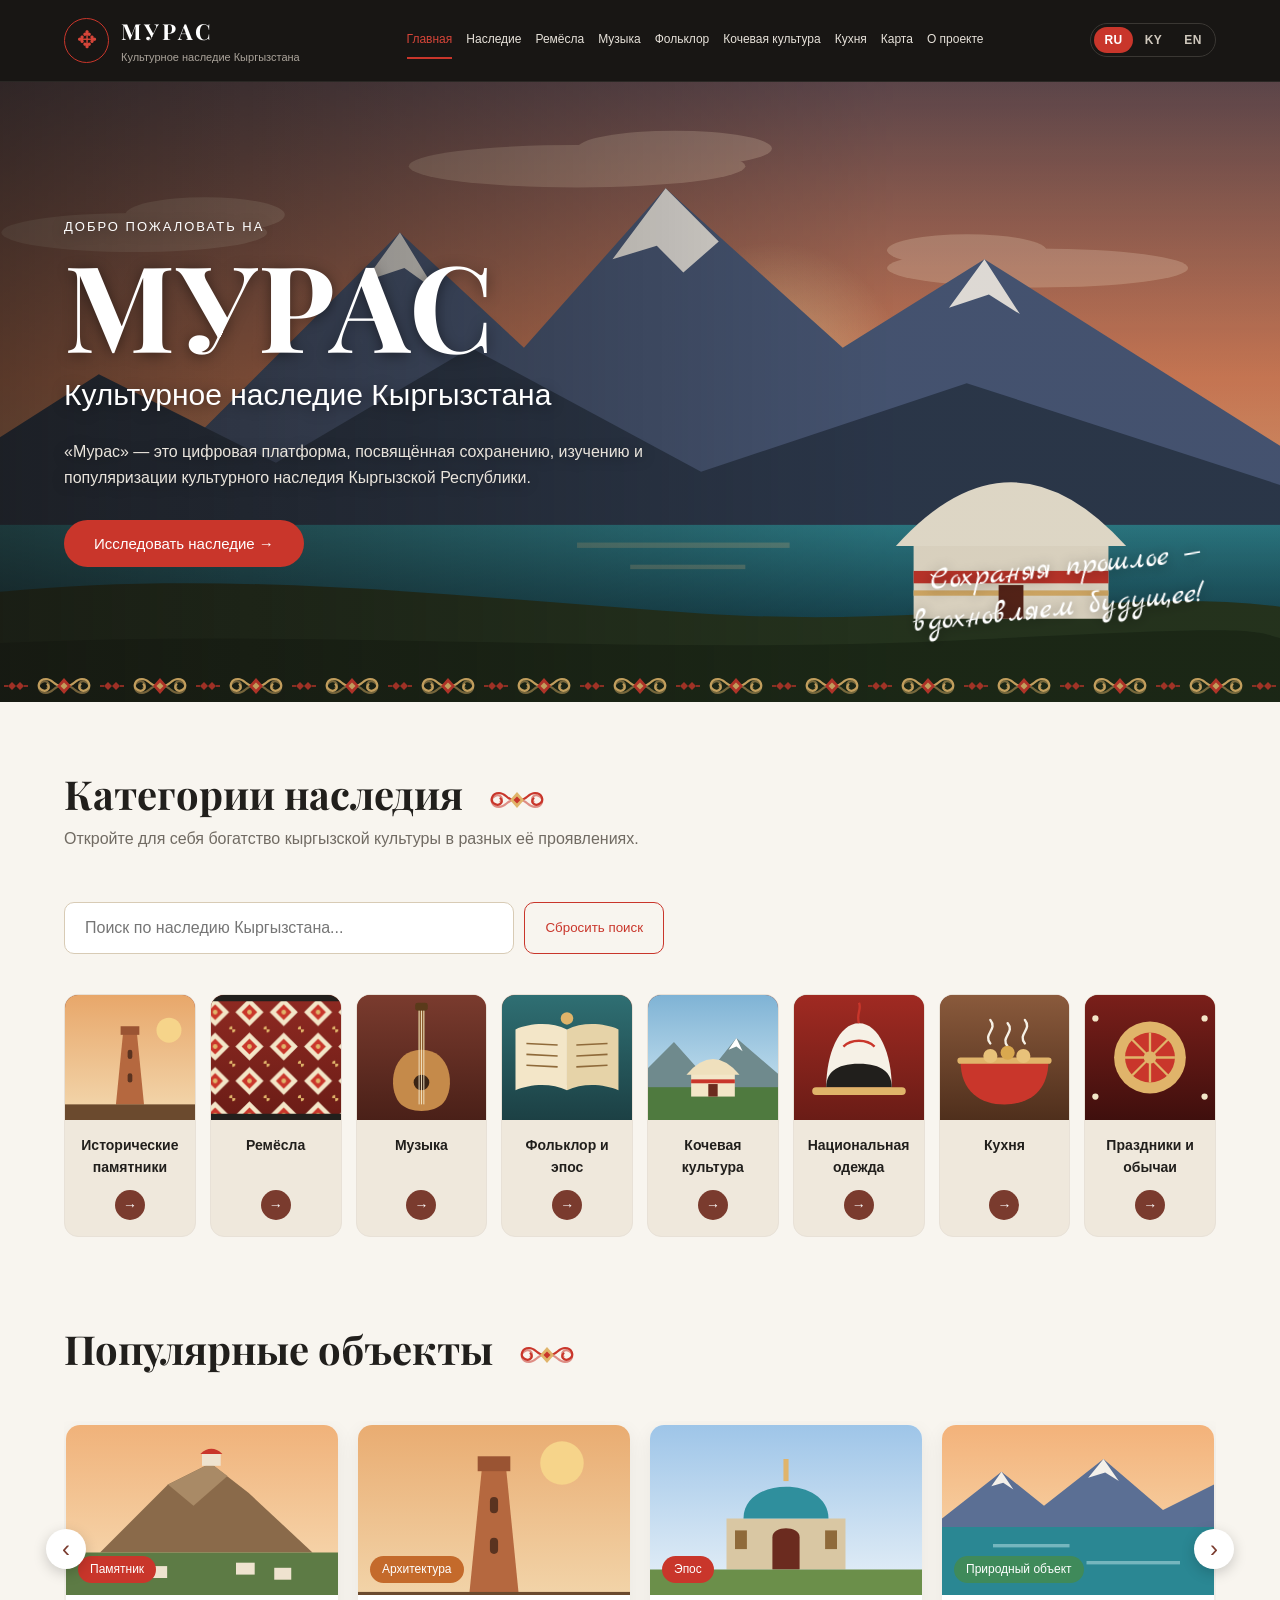
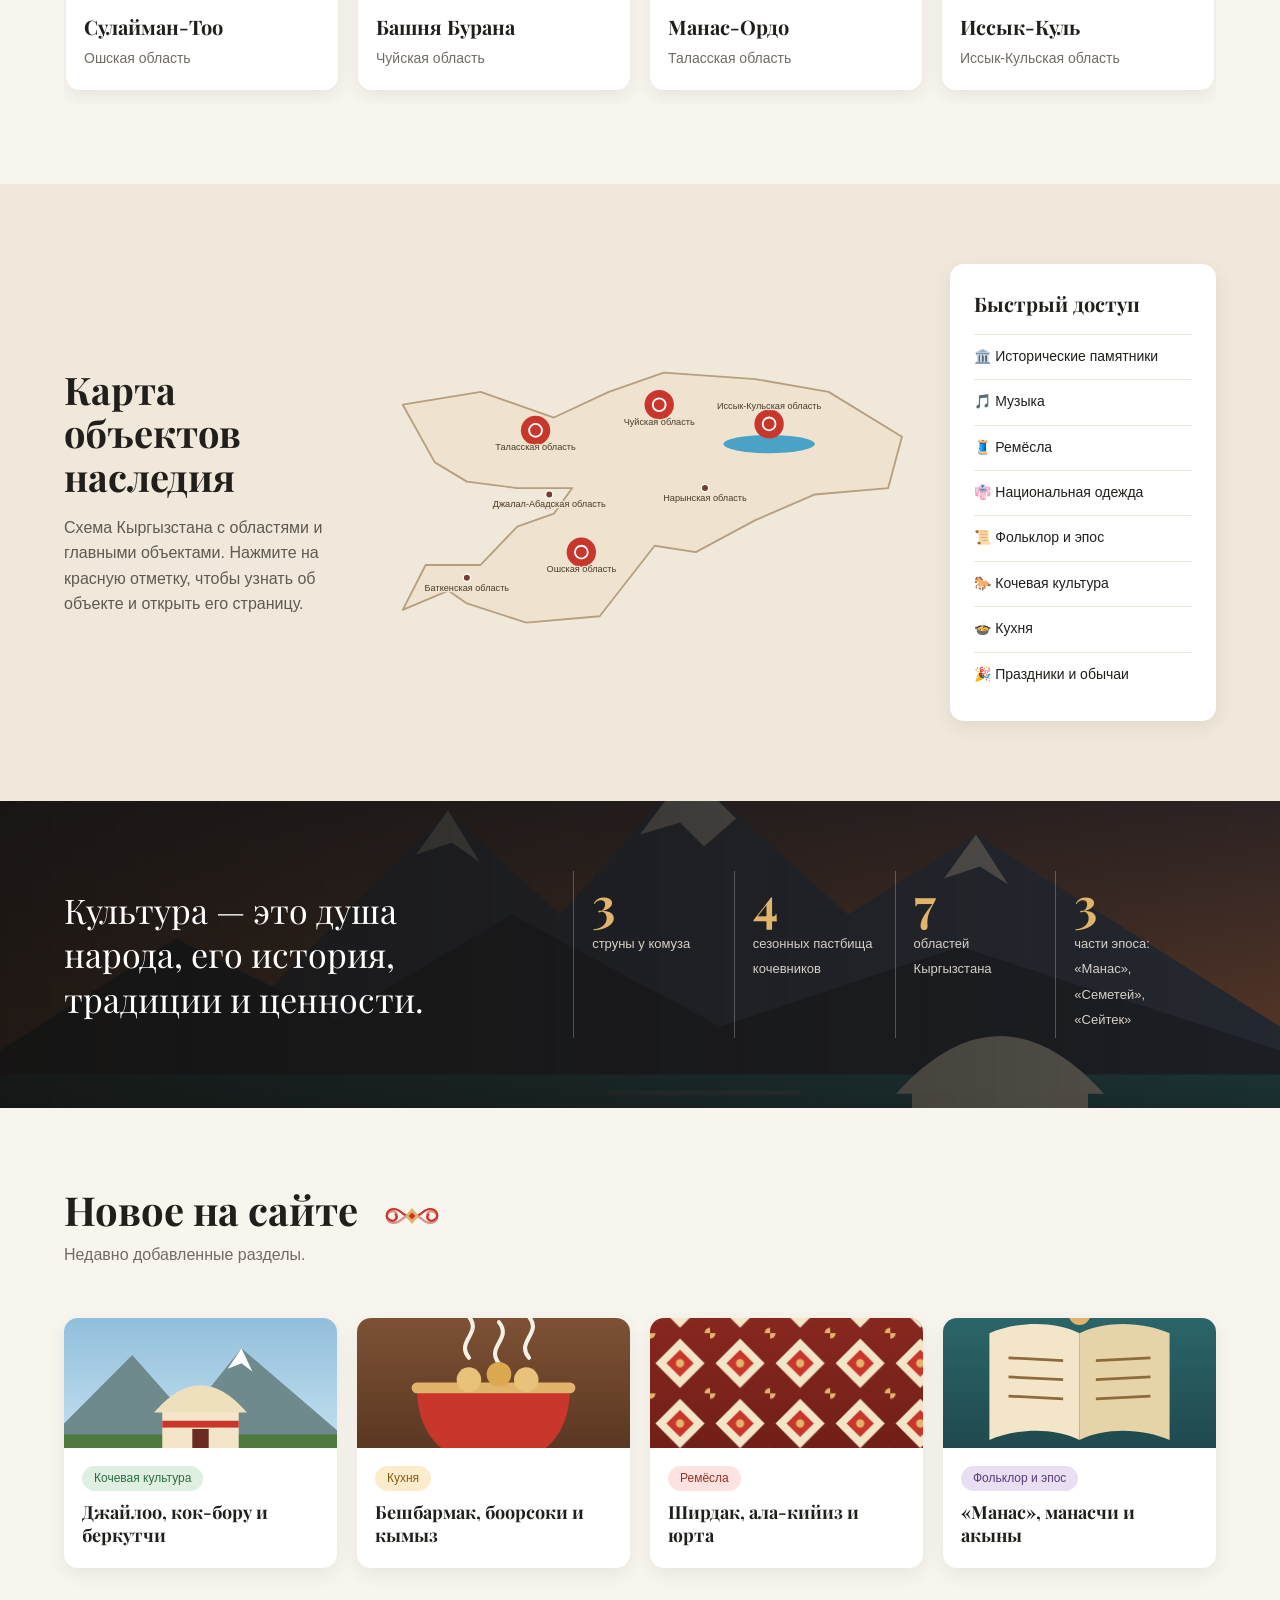
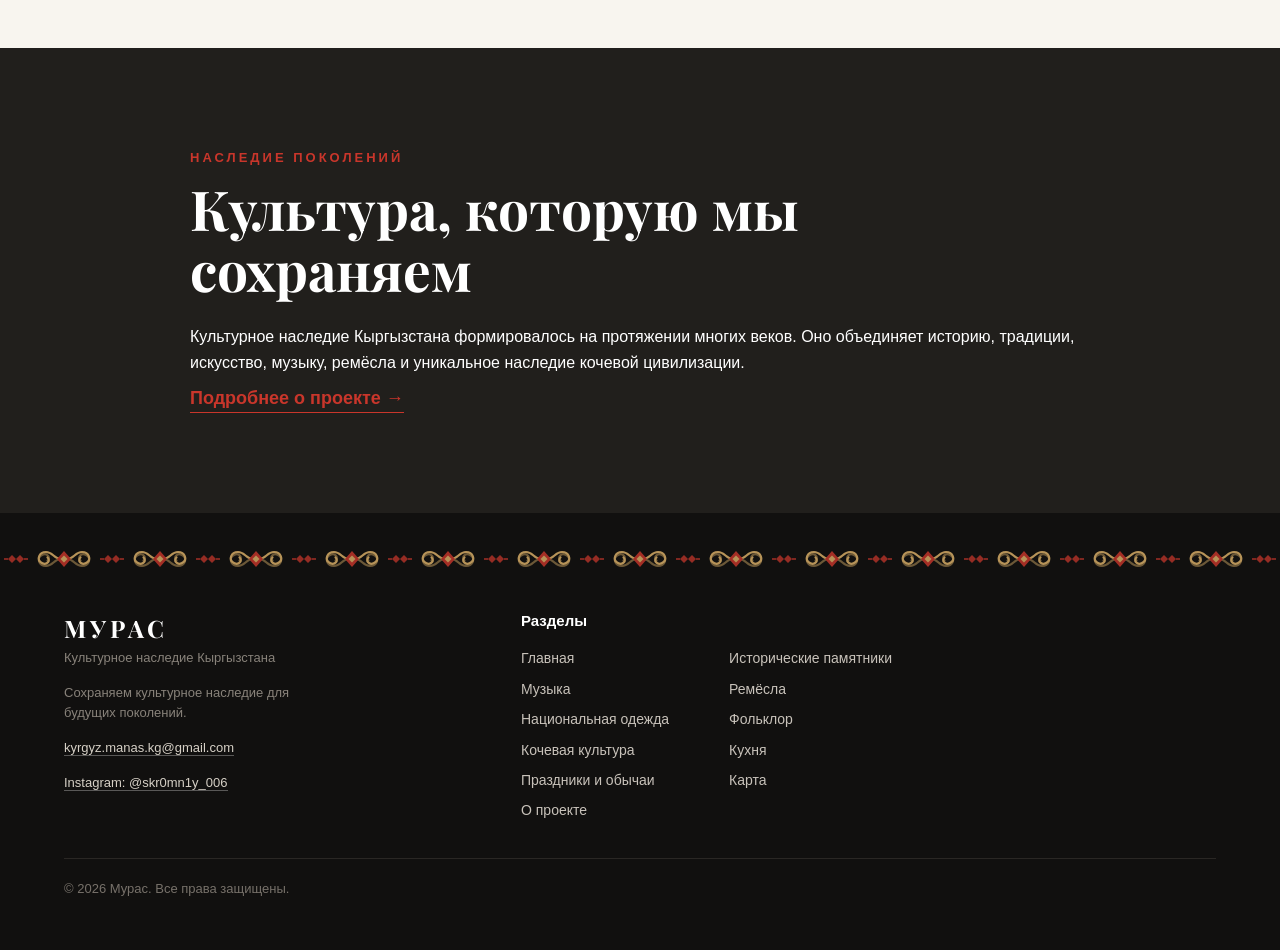
<file: muras-site/index.html>
<!DOCTYPE html>
<html lang="ru">

<head>
    <meta charset="UTF-8">
    <meta name="viewport" content="width=device-width, initial-scale=1.0">

    <title>Мурас — культурное наследие Кыргызстана</title>

    <link rel="preconnect" href="https://fonts.googleapis.com">
    <link href="https://fonts.googleapis.com/css2?family=Marck+Script&family=Playfair+Display:wght@600;700&display=swap" rel="stylesheet">
    <link rel="icon" type="image/svg+xml" href="images/favicon.svg">
    <meta name="theme-color" content="#211f1c">
    <link rel="stylesheet" href="style.css">
</head>

<body>

    <header>
        <div class="container">

            <div class="logo">
                <span class="logo-symbol">✥</span>

                <div>
                    <h2>МУРАС</h2>
                    <p>Культурное наследие Кыргызстана</p>
                </div>
            </div>

            <button class="nav-toggle" type="button" aria-label="Открыть меню" aria-expanded="false" aria-controls="siteNav"><span></span><span></span><span></span></button>

            <nav id="siteNav">
                <a href="index.html" class="active">Главная</a>
                <a href="index.html#categories">Наследие</a>
                <a href="crafts.html">Ремёсла</a>
                <a href="music.html">Музыка</a>
                <a href="folklore.html">Фольклор</a>
                <a href="nomads.html">Кочевая культура</a>
                <a href="kitchen.html">Кухня</a>
                <a href="index.html#map">Карта</a>
                <a href="about.html">О проекте</a>
            </nav>

        </div>
    </header>


    <main>

        <section class="hero">
            <div class="hero-layers" aria-hidden="true">
                <div class="hero-sky"></div>
                <img class="hero-layer" data-speed="0.30" src="images/hero-sun.svg" alt="">
                <img class="hero-layer hero-clouds" data-speed="0.22" src="images/hero-clouds.svg" alt="">
                <img class="hero-layer" data-speed="0.16" src="images/hero-far.svg" alt="">
                <img class="hero-layer" data-speed="0.10" src="images/hero-near.svg" alt="">
                <img class="hero-layer" data-speed="0.05" src="images/hero-lake.svg" alt="">
                <img class="hero-layer" data-speed="0" src="images/hero-ground.svg" alt="">
            </div>
            <div class="hero-content">
                <p class="hero-welcome">Добро пожаловать на</p>
                <h1>МУРАС</h1>
                <h2>Культурное наследие Кыргызстана</h2>
                <p class="hero-text">
                    «Мурас» — это цифровая платформа, посвящённая сохранению,
                    изучению и популяризации культурного наследия
                    Кыргызской Республики.
                </p>
                <button>Исследовать наследие →</button>
            </div>
            <div class="ornament-band hero-band" aria-hidden="true"></div>
            <p class="hero-slogan">Сохраняя прошлое —<br>вдохновляем будущее!</p>
        </section>


        <section class="categories container" id="categories">

            <div class="section-title">
                <h2>Категории наследия</h2>
                <p>Откройте для себя богатство кыргызской культуры в разных её проявлениях.</p>
            </div>

            <div class="search-box">
                <input type="text" id="searchInput" placeholder="Поиск по наследию Кыргызстана...">
                <button id="resetSearch">Сбросить поиск</button>
                <p id="noResults" style="display: none;">Ничего не найдено</p>
            </div>

            <div class="category-grid">
                <div class="category-card" data-href="monuments.html">
                    <div class="category-media">
                        <span>🏛️</span>
                        <img src="images/cat-monuments.svg" alt="" onerror="this.remove()">
                    </div>
                    <div class="category-body">
                        <h3>Исторические памятники</h3>
                        <p class="category-desc">Места и объекты исторического наследия.</p>
                        <span class="category-arrow">→</span>
                    </div>
                </div>

                <div class="category-card" data-href="crafts.html">
                    <div class="category-media">
                        <span>🧵</span>
                        <img src="images/cat-crafts.svg" alt="" onerror="this.remove()">
                    </div>
                    <div class="category-body">
                        <h3>Ремёсла</h3>
                        <p class="category-desc">Традиционные изделия и мастерство.</p>
                        <span class="category-arrow">→</span>
                    </div>
                </div>

                <div class="category-card" data-href="music.html">
                    <div class="category-media">
                        <span>🎵</span>
                        <img src="images/cat-music.svg" alt="" onerror="this.remove()">
                    </div>
                    <div class="category-body">
                        <h3>Музыка</h3>
                        <p class="category-desc">Комуз, кюу и музыкальные традиции.</p>
                        <span class="category-arrow">→</span>
                    </div>
                </div>

                <div class="category-card" data-href="folklore.html">
                    <div class="category-media">
                        <span>📜</span>
                        <img src="images/cat-folklore.svg" alt="" onerror="this.remove()">
                    </div>
                    <div class="category-body">
                        <h3>Фольклор и эпос</h3>
                        <p class="category-desc">«Манас» и устное народное творчество.</p>
                        <span class="category-arrow">→</span>
                    </div>
                </div>

                <div class="category-card" data-href="nomads.html">
                    <div class="category-media">
                        <span>🐎</span>
                        <img src="images/cat-nomads.svg" alt="" onerror="this.remove()">
                    </div>
                    <div class="category-body">
                        <h3>Кочевая культура</h3>
                        <p class="category-desc">Образ жизни и традиции кочевников.</p>
                        <span class="category-arrow">→</span>
                    </div>
                </div>

                <div class="category-card" data-href="clothing.html">
                    <div class="category-media">
                        <span>👘</span>
                        <img src="images/cat-clothing.svg" alt="" onerror="this.remove()">
                    </div>
                    <div class="category-body">
                        <h3>Национальная одежда</h3>
                        <p class="category-desc">Традиционные костюмы кыргызского народа.</p>
                        <span class="category-arrow">→</span>
                    </div>
                </div>

                <div class="category-card" data-href="kitchen.html">
                    <div class="category-media">
                        <span>🍲</span>
                        <img src="images/cat-kitchen.svg" alt="" onerror="this.remove()">
                    </div>
                    <div class="category-body">
                        <h3>Кухня</h3>
                        <p class="category-desc">Блюда и кулинарные традиции Кыргызстана.</p>
                        <span class="category-arrow">→</span>
                    </div>
                </div>

                <div class="category-card" data-href="holidays.html">
                    <div class="category-media">
                        <span>🎉</span>
                        <img src="images/cat-holidays.svg" alt="" onerror="this.remove()">
                    </div>
                    <div class="category-body">
                        <h3>Праздники и обычаи</h3>
                        <p class="category-desc">Праздники, обряды и народные традиции.</p>
                        <span class="category-arrow">→</span>
                    </div>
                </div>

            </div>

        </section>


        <section class="popular container" id="popular">
            <div class="section-title">
                <h2>Популярные объекты</h2>
            </div>
            <div class="carousel">
                <button class="carousel-btn prev" aria-label="Назад">‹</button>
                <div class="object-track">
                <article class="object-card" data-href="sulaiman.html">
                    <div class="object-media">
                        <img src="images/obj-sulaiman.svg" alt="Гора Сулайман-Тоо (иллюстрация)">
                        <span class="object-tag t-red">Памятник</span>
                    </div>
                    <div class="object-body">
                        <h3>Сулайман-Тоо</h3>
                        <p>Ошская область</p>
                    </div>
                </article>

                <article class="object-card" data-href="burana.html">
                    <div class="object-media">
                        <img src="images/obj-burana.svg" alt="Башня Бурана (иллюстрация)">
                        <span class="object-tag t-orange">Архитектура</span>
                    </div>
                    <div class="object-body">
                        <h3>Башня Бурана</h3>
                        <p>Чуйская область</p>
                    </div>
                </article>

                <article class="object-card" data-href="manas-ordo.html">
                    <div class="object-media">
                        <img src="images/obj-manas.svg" alt="Комплекс Манас-Ордо (иллюстрация)">
                        <span class="object-tag t-red">Эпос</span>
                    </div>
                    <div class="object-body">
                        <h3>Манас-Ордо</h3>
                        <p>Таласская область</p>
                    </div>
                </article>

                <article class="object-card" data-href="issykkul.html">
                    <div class="object-media">
                        <img src="images/obj-issykkul.svg" alt="Озеро Иссык-Куль (иллюстрация)">
                        <span class="object-tag t-green">Природный объект</span>
                    </div>
                    <div class="object-body">
                        <h3>Иссык-Куль</h3>
                        <p>Иссык-Кульская область</p>
                    </div>
                </article>

                </div>
                <button class="carousel-btn next" aria-label="Вперёд">›</button>
            </div>
        </section>

        <section class="map-section" id="map">
            <div class="container map-wrap">
                <div class="map-text">
                    <h2>Карта объектов наследия</h2>
                    <p>Схема Кыргызстана с областями и главными объектами. Нажмите на красную отметку, чтобы узнать об объекте и открыть его страницу.</p>
                </div>
                <div class="map-box">
                    <svg class="map" viewBox="0 0 580 310" role="img" aria-label="Схема Кыргызстана с областями и объектами наследия"><polygon points="15.0,63.0 100.0,49.0 180.0,77.0 240.0,49.0 300.0,28.0 400.0,35.0 480.0,49.0 560.0,98.0 545.0,154.0 465.0,161.0 400.0,189.0 335.0,224.0 290.0,217.0 230.0,294.0 150.0,301.0 85.0,280.0 65.0,266.0 15.0,287.0 40.0,238.0 100.0,238.0 140.0,196.0 180.0,182.0 200.0,154.0 140.0,154.0 85.0,147.0 50.0,126.0" fill="#efe3cf" stroke="#b79f7e" stroke-width="2" stroke-linejoin="round"/><ellipse cx="415.0" cy="106.0" rx="50" ry="10" fill="#4aa3c7"/><g class="pin main" tabindex="0" role="button" aria-label="Манас-Ордо, Таласская область" data-title="Манас-Ордо" data-region="Таласская область" data-tag="Эпос" data-tagclass="t-red" data-text="Комплекс памяти героя эпоса «Манас»." data-href="manas-ordo.html"><circle class="hit" cx="160.0" cy="91.0" r="16"/><circle class="pulse" cx="160.0" cy="91.0" r="7" style="animation-delay:0.0s"/><circle cx="160.0" cy="91.0" r="7"/></g><text x="160.0" y="113.0" text-anchor="middle">Таласская область</text><g class="pin main" tabindex="0" role="button" aria-label="Башня Бурана, Чуйская область" data-title="Башня Бурана" data-region="Чуйская область" data-tag="Архитектура" data-tagclass="t-orange" data-text="Минарет древнего города Баласагун." data-href="burana.html"><circle class="hit" cx="295.0" cy="63.0" r="16"/><circle class="pulse" cx="295.0" cy="63.0" r="7" style="animation-delay:0.6s"/><circle cx="295.0" cy="63.0" r="7"/></g><text x="295.0" y="85.0" text-anchor="middle">Чуйская область</text><g class="pin main" tabindex="0" role="button" aria-label="Иссык-Куль, Иссык-Кульская область" data-title="Иссык-Куль" data-region="Иссык-Кульская область" data-tag="Природный объект" data-tagclass="t-green" data-text="Горное озеро, которое не замерзает зимой." data-href="issykkul.html"><circle class="hit" cx="415.0" cy="84.0" r="16"/><circle class="pulse" cx="415.0" cy="84.0" r="7" style="animation-delay:1.2s"/><circle cx="415.0" cy="84.0" r="7"/></g><text x="415.0" y="68.0" text-anchor="middle">Иссык-Кульская область</text><g class="pin"><title>Нарынская область</title><circle cx="345.0" cy="154.0" r="4"/></g><text x="345.0" y="168.0" text-anchor="middle">Нарынская область</text><g class="pin"><title>Джалал-Абадская область</title><circle cx="175.0" cy="161.0" r="4"/></g><text x="175.0" y="175.0" text-anchor="middle">Джалал-Абадская область</text><g class="pin main" tabindex="0" role="button" aria-label="Сулайман-Тоо, Ошская область" data-title="Сулайман-Тоо" data-region="Ошская область" data-tag="Памятник" data-tagclass="t-red" data-text="Священная гора в центре Оша, объект ЮНЕСКО." data-href="sulaiman.html"><circle class="hit" cx="210.0" cy="224.0" r="16"/><circle class="pulse" cx="210.0" cy="224.0" r="7" style="animation-delay:1.8s"/><circle cx="210.0" cy="224.0" r="7"/></g><text x="210.0" y="246.0" text-anchor="middle">Ошская область</text><g class="pin"><title>Баткенская область</title><circle cx="85.0" cy="252.0" r="4"/></g><text x="85.0" y="266.0" text-anchor="middle">Баткенская область</text></svg>
                    <div class="map-popup" id="mapPopup" role="dialog" aria-label="Объект наследия" hidden>
                        <button class="map-popup-close" type="button" aria-label="Закрыть">×</button>
                        <span class="object-tag" id="mpTag"></span>
                        <h3 id="mpTitle"></h3>
                        <p class="mp-region" id="mpRegion"></p>
                        <p id="mpText"></p>
                        <a id="mpLink" href="index.html#map">Подробнее →</a>
                    </div>
                </div>
                <nav class="quick">
                    <h3>Быстрый доступ</h3>
                    <a href="monuments.html">🏛️ Исторические памятники</a>
                    <a href="music.html">🎵 Музыка</a>
                    <a href="crafts.html">🧵 Ремёсла</a>
                    <a href="clothing.html">👘 Национальная одежда</a>
                    <a href="folklore.html">📜 Фольклор и эпос</a>
                    <a href="nomads.html">🐎 Кочевая культура</a>
                    <a href="kitchen.html">🍲 Кухня</a>
                    <a href="holidays.html">🎉 Праздники и обычаи</a>
                </nav>
            </div>
        </section>

        <section class="strip">
            <div class="container strip-wrap">
                <blockquote class="strip-quote">
                    <p>Культура — это душа народа, его история, традиции и ценности.</p>
                </blockquote>
                <ul class="stats">
                    <li><strong>3</strong><span>струны у комуза</span></li>
                    <li><strong>4</strong><span>сезонных пастбища кочевников</span></li>
                    <li><strong>7</strong><span>областей Кыргызстана</span></li>
                    <li><strong>3</strong><span>части эпоса: «Манас», «Семетей», «Сейтек»</span></li>
                </ul>
            </div>
        </section>

        <section class="news container" id="news">
            <div class="section-title">
                <h2>Новое на сайте</h2>
                <p>Недавно добавленные разделы.</p>
            </div>
            <div class="news-grid">
                <a class="news-card" href="nomads.html">
                    <div class="news-media"><img src="images/cat-nomads.svg" alt=""></div>
                    <div class="news-body">
                        <span class="news-tag n-nomads">Кочевая культура</span>
                        <h3>Джайлоо, кок-бору и беркутчи</h3>
                    </div>
                </a>

                <a class="news-card" href="kitchen.html">
                    <div class="news-media"><img src="images/cat-kitchen.svg" alt=""></div>
                    <div class="news-body">
                        <span class="news-tag n-kitchen">Кухня</span>
                        <h3>Бешбармак, боорсоки и кымыз</h3>
                    </div>
                </a>

                <a class="news-card" href="crafts.html">
                    <div class="news-media"><img src="images/cat-crafts.svg" alt=""></div>
                    <div class="news-body">
                        <span class="news-tag n-crafts">Ремёсла</span>
                        <h3>Ширдак, ала-кийиз и юрта</h3>
                    </div>
                </a>

                <a class="news-card" href="folklore.html">
                    <div class="news-media"><img src="images/cat-folklore.svg" alt=""></div>
                    <div class="news-body">
                        <span class="news-tag n-folklore">Фольклор и эпос</span>
                        <h3>«Манас», манасчи и акыны</h3>
                    </div>
                </a>

            </div>
        </section>

        <section class="about" id="about">

            <div class="container">

                <p class="section-label">
                    НАСЛЕДИЕ ПОКОЛЕНИЙ
                </p>

                <h2>
                    Культура, которую мы сохраняем
                </h2>

                <p>
                    Культурное наследие Кыргызстана формировалось
                    на протяжении многих веков. Оно объединяет
                    историю, традиции, искусство, музыку, ремёсла
                    и уникальное наследие кочевой цивилизации.
                </p>

                <p><a href="about.html" class="about-more">Подробнее о проекте →</a></p>

            </div>

        </section>

    </main>


    <footer>
        <div class="container footer-grid">
            <div class="footer-logo">
                <h2>МУРАС</h2>
                <p>Культурное наследие Кыргызстана</p>
                <p class="footer-note">Сохраняем культурное наследие для будущих поколений.</p>
                <p class="footer-note"><a class="footer-mail" href="mailto:kyrgyz.manas.kg@gmail.com">kyrgyz.manas.kg@gmail.com</a></p>
                <p class="footer-note"><a class="footer-mail" href="https://www.instagram.com/skr0mn1y_006" target="_blank" rel="noopener">Instagram: @skr0mn1y_006</a></p>
            </div>
            <div class="footer-links">
                <h4>Разделы</h4>
                <div class="footer-cols">
                    <a href="index.html">Главная</a>
                    <a href="monuments.html">Исторические памятники</a>
                    <a href="music.html">Музыка</a>
                    <a href="crafts.html">Ремёсла</a>
                    <a href="clothing.html">Национальная одежда</a>
                    <a href="folklore.html">Фольклор</a>
                    <a href="nomads.html">Кочевая культура</a>
                    <a href="kitchen.html">Кухня</a>
                    <a href="holidays.html">Праздники и обычаи</a>
                    <a href="index.html#map">Карта</a>
                    <a href="about.html">О проекте</a>
                </div>
            </div>
        </div>
        <div class="container footer-bottom">
            <p class="copyright">© 2026 Мурас. Все права защищены.</p>
        </div>
    </footer>


    <script src="script.js"></script>
    <script src="lang.js"></script>

</body>

</html>
</file>
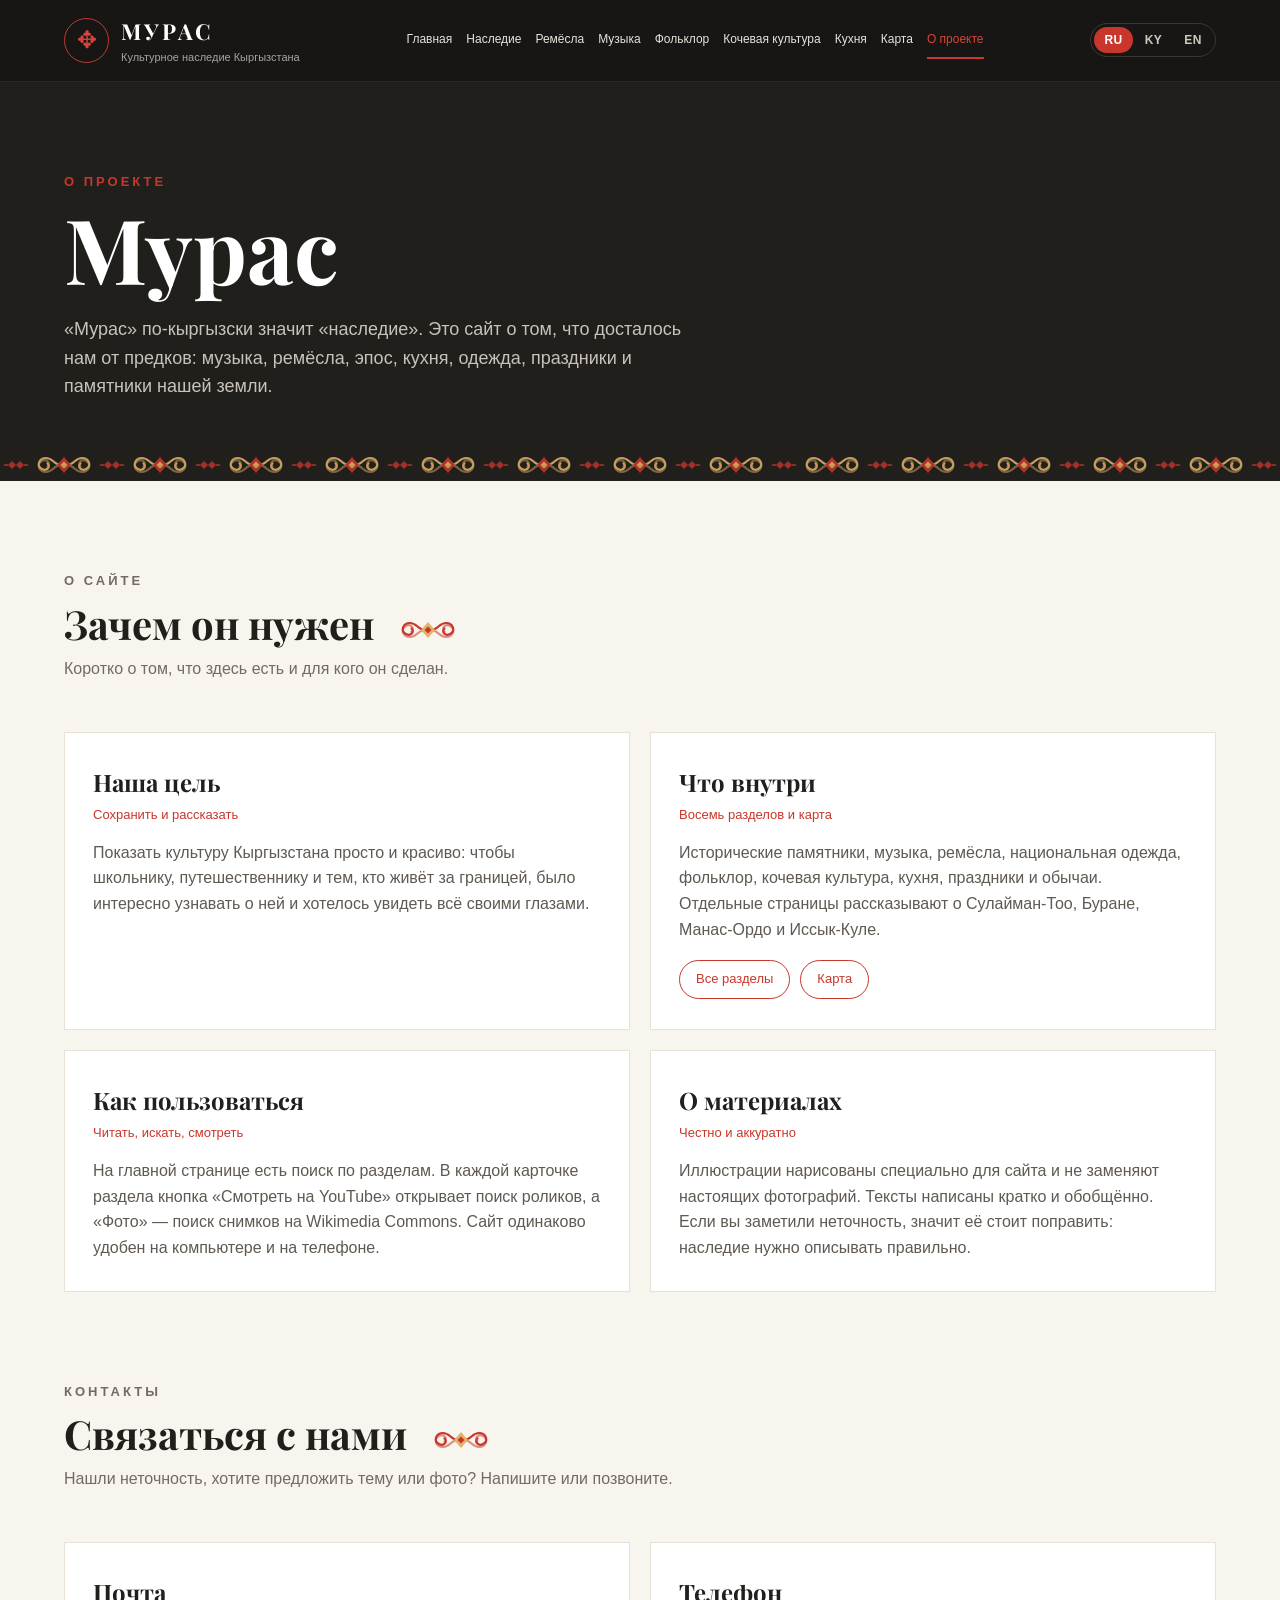
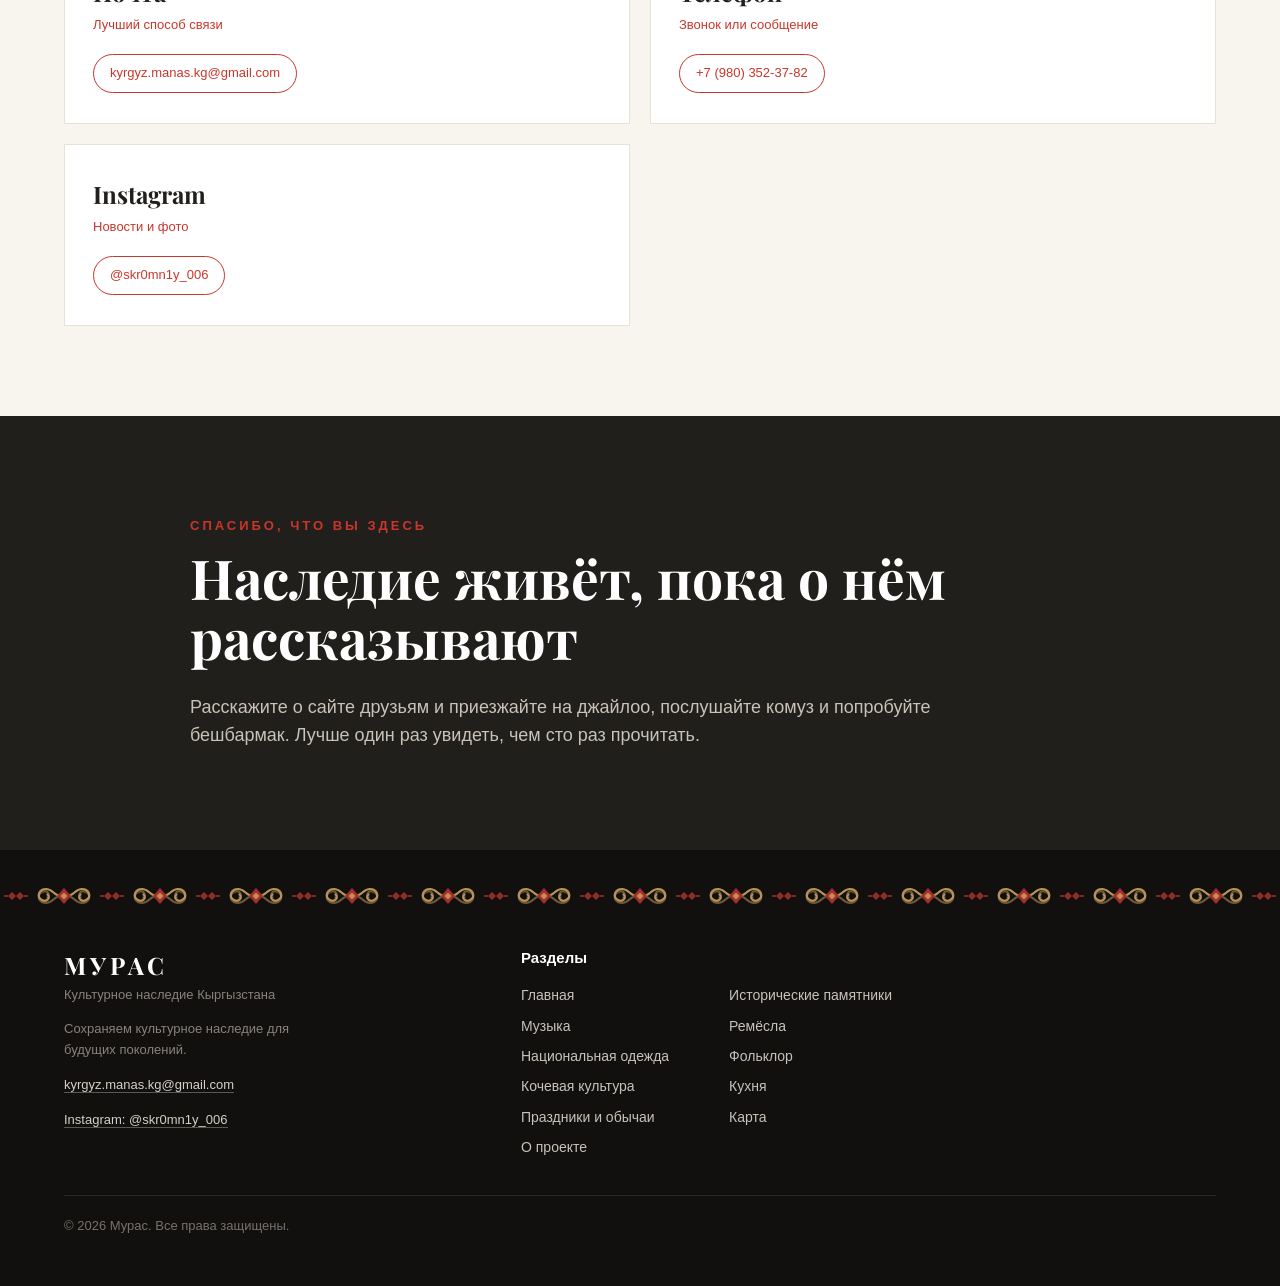
<file: muras-site/about.html>
<!DOCTYPE html>
<html lang="ru">

<head>
    <meta charset="UTF-8">
    <meta name="viewport" content="width=device-width, initial-scale=1.0">
    <meta name="description" content="О проекте «Мурас»: зачем создан сайт о культурном наследии Кыргызстана и как им пользоваться.">
    <title>О проекте — Мурас</title>
    <link rel="preconnect" href="https://fonts.googleapis.com">
    <link href="https://fonts.googleapis.com/css2?family=Marck+Script&family=Playfair+Display:wght@600;700&display=swap" rel="stylesheet">
    <link rel="icon" type="image/svg+xml" href="images/favicon.svg">
    <meta name="theme-color" content="#211f1c">
    <link rel="stylesheet" href="style.css">
</head>

<body>

    <header>
        <div class="container">
            <div class="logo">
                <span class="logo-symbol">✥</span>
                <div>
                    <h2>МУРАС</h2>
                    <p>Культурное наследие Кыргызстана</p>
                </div>
            </div>

            <button class="nav-toggle" type="button" aria-label="Открыть меню" aria-expanded="false" aria-controls="siteNav"><span></span><span></span><span></span></button>

            <nav id="siteNav">
                <a href="index.html">Главная</a>
                <a href="index.html#categories">Наследие</a>
                <a href="crafts.html">Ремёсла</a>
                <a href="music.html">Музыка</a>
                <a href="folklore.html">Фольклор</a>
                <a href="nomads.html">Кочевая культура</a>
                <a href="kitchen.html">Кухня</a>
                <a href="index.html#map">Карта</a>
                <a href="about.html" class="active">О проекте</a>
            </nav>
        </div>
    </header>

    <main>

        <section class="page-hero">
            <div class="container">
                <p class="section-label">О ПРОЕКТЕ</p>
                <h1>Мурас</h1>
                <p class="lead">
                    «Мурас» по-кыргызски значит «наследие». Это сайт о том,
                    что досталось нам от предков: музыка, ремёсла, эпос,
                    кухня, одежда, праздники и памятники нашей земли.
                </p>
            </div>
        </section>

        <section class="info-section container">
            <div class="section-title">
                <p class="section-label">О САЙТЕ</p>
                <h2>Зачем он нужен</h2>
                <p>Коротко о том, что здесь есть и для кого он сделан.</p>
            </div>

            <div class="info-grid">

                <article class="info-card">
                    <h3>Наша цель</h3>
                    <p class="kind">Сохранить и рассказать</p>
                    <p>Показать культуру Кыргызстана просто и красиво: чтобы школьнику,
                       путешественнику и тем, кто живёт за границей, было интересно
                       узнавать о ней и хотелось увидеть всё своими глазами.</p>
                </article>

                <article class="info-card">
                    <h3>Что внутри</h3>
                    <p class="kind">Восемь разделов и карта</p>
                    <p>Исторические памятники, музыка, ремёсла, национальная одежда,
                       фольклор, кочевая культура, кухня, праздники и обычаи. Отдельные
                       страницы рассказывают о Сулайман-Тоо, Буране, Манас-Ордо и Иссык-Куле.</p>
                    <div class="info-links">
                        <a href="index.html#categories">Все разделы</a>
                        <a href="index.html#map">Карта</a>
                    </div>
                </article>

                <article class="info-card">
                    <h3>Как пользоваться</h3>
                    <p class="kind">Читать, искать, смотреть</p>
                    <p>На главной странице есть поиск по разделам. В каждой карточке
                       раздела кнопка «Смотреть на YouTube» открывает поиск роликов,
                       а «Фото» — поиск снимков на Wikimedia Commons. Сайт одинаково
                       удобен на компьютере и на телефоне.</p>
                </article>

                <article class="info-card">
                    <h3>О материалах</h3>
                    <p class="kind">Честно и аккуратно</p>
                    <p>Иллюстрации нарисованы специально для сайта и не заменяют
                       настоящих фотографий. Тексты написаны кратко и обобщённо. Если
                       вы заметили неточность, значит её стоит поправить: наследие
                       нужно описывать правильно.</p>
                </article>

            </div>
        </section>

        <section class="info-section container" id="contacts" style="padding-top:0">
            <div class="section-title">
                <p class="section-label">КОНТАКТЫ</p>
                <h2>Связаться с нами</h2>
                <p>Нашли неточность, хотите предложить тему или фото? Напишите или позвоните.</p>
            </div>
            <div class="info-grid">
                <article class="info-card">
                    <h3>Почта</h3>
                    <p class="kind">Лучший способ связи</p>
                    <div class="info-links"><a href="mailto:kyrgyz.manas.kg@gmail.com">kyrgyz.manas.kg@gmail.com</a></div>
                </article>
                <article class="info-card">
                    <h3>Телефон</h3>
                    <p class="kind">Звонок или сообщение</p>
                    <div class="info-links"><a href="tel:+79803523782">+7 (980) 352-37-82</a></div>
                </article>
                <article class="info-card">
                    <h3>Instagram</h3>
                    <p class="kind">Новости и фото</p>
                    <div class="info-links"><a href="https://www.instagram.com/skr0mn1y_006" target="_blank" rel="noopener">@skr0mn1y_006</a></div>
                </article>
            </div>
        </section>

        <section class="about">
            <div class="container">
                <p class="section-label">СПАСИБО, ЧТО ВЫ ЗДЕСЬ</p>
                <h2>Наследие живёт, пока о нём рассказывают</h2>
                <p>
                    Расскажите о сайте друзьям и приезжайте на джайлоо,
                    послушайте комуз и попробуйте бешбармак.
                    Лучше один раз увидеть, чем сто раз прочитать.
                </p>
            </div>
        </section>

    </main>

    <footer>
        <div class="container footer-grid">
            <div class="footer-logo">
                <h2>МУРАС</h2>
                <p>Культурное наследие Кыргызстана</p>
                <p class="footer-note">Сохраняем культурное наследие для будущих поколений.</p>
                <p class="footer-note"><a class="footer-mail" href="mailto:kyrgyz.manas.kg@gmail.com">kyrgyz.manas.kg@gmail.com</a></p>
                <p class="footer-note"><a class="footer-mail" href="https://www.instagram.com/skr0mn1y_006" target="_blank" rel="noopener">Instagram: @skr0mn1y_006</a></p>
            </div>
            <div class="footer-links">
                <h4>Разделы</h4>
                <div class="footer-cols">
                    <a href="index.html">Главная</a>
                    <a href="monuments.html">Исторические памятники</a>
                    <a href="music.html">Музыка</a>
                    <a href="crafts.html">Ремёсла</a>
                    <a href="clothing.html">Национальная одежда</a>
                    <a href="folklore.html">Фольклор</a>
                    <a href="nomads.html">Кочевая культура</a>
                    <a href="kitchen.html">Кухня</a>
                    <a href="holidays.html">Праздники и обычаи</a>
                    <a href="index.html#map">Карта</a>
                    <a href="about.html">О проекте</a>
                </div>
            </div>
        </div>
        <div class="container footer-bottom">
            <p class="copyright">© 2026 Мурас. Все права защищены.</p>
        </div>
    </footer>

    <script src="script.js"></script>
    <script src="lang.js"></script>

</body>

</html>
</file>
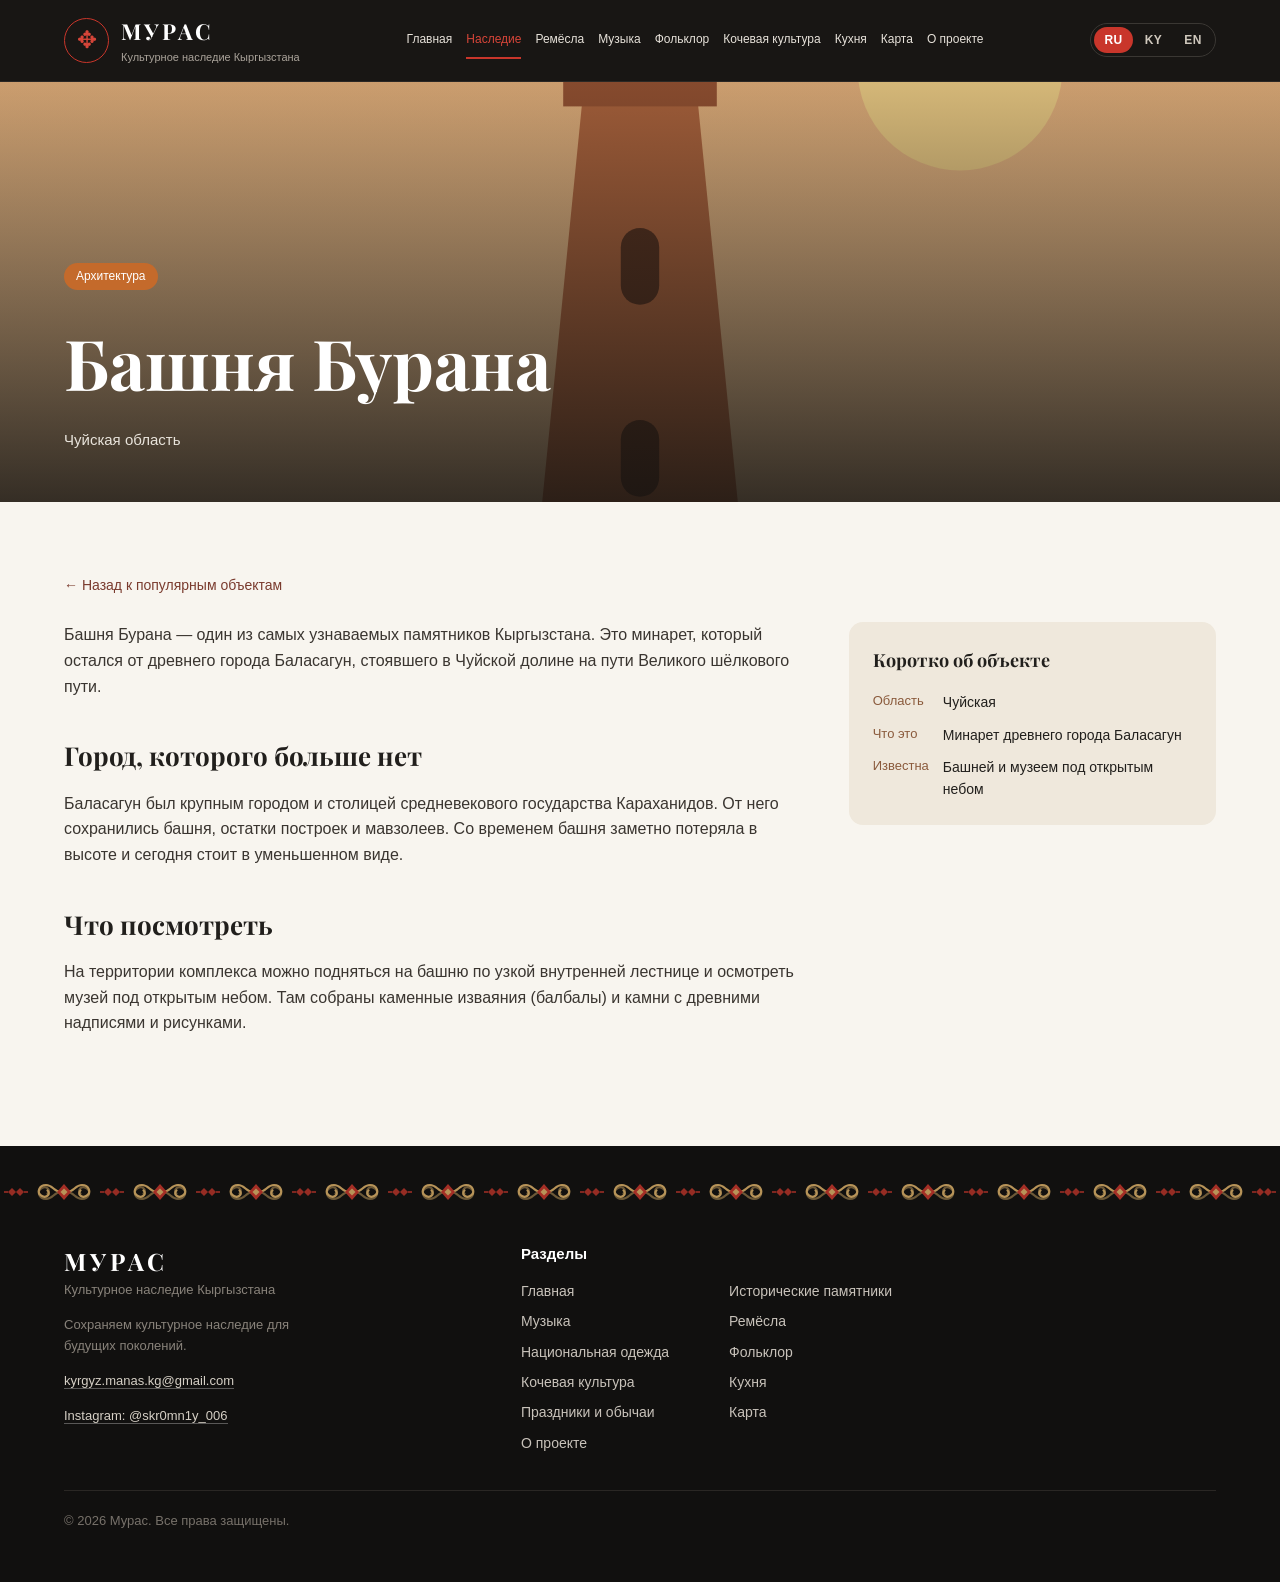
<file: muras-site/burana.html>
<!DOCTYPE html>
<html lang="ru">

<head>
    <meta charset="UTF-8">
    <meta name="viewport" content="width=device-width, initial-scale=1.0">
    <meta name="description" content="Башня Бурана — минарет XI века, оставшийся от древнего города Баласагун в Чуйской долине.">
    <title>Башня Бурана — Мурас</title>
    <link rel="preconnect" href="https://fonts.googleapis.com">
    <link href="https://fonts.googleapis.com/css2?family=Marck+Script&family=Playfair+Display:wght@600;700&display=swap" rel="stylesheet">
    <link rel="icon" type="image/svg+xml" href="images/favicon.svg">
    <meta name="theme-color" content="#211f1c">
    <link rel="stylesheet" href="style.css">
</head>

<body>

    <header>
        <div class="container">
            <div class="logo">
                <span class="logo-symbol">✥</span>
                <div>
                    <h2>МУРАС</h2>
                    <p>Культурное наследие Кыргызстана</p>
                </div>
            </div>

            <button class="nav-toggle" type="button" aria-label="Открыть меню" aria-expanded="false" aria-controls="siteNav"><span></span><span></span><span></span></button>

            <nav id="siteNav">
                <a href="index.html">Главная</a>
                <a href="index.html#categories" class="active">Наследие</a>
                <a href="crafts.html">Ремёсла</a>
                <a href="music.html">Музыка</a>
                <a href="folklore.html">Фольклор</a>
                <a href="nomads.html">Кочевая культура</a>
                <a href="kitchen.html">Кухня</a>
                <a href="index.html#map">Карта</a>
                <a href="about.html">О проекте</a>
            </nav>
        </div>
    </header>

    <main>

        <section class="object-hero" style="background-image: url(images/obj-burana.svg)">
            <div class="container object-hero-content">
                <span class="object-tag t-orange">Архитектура</span>
                <h1>Башня Бурана</h1>
                <p class="object-region">Чуйская область</p>
            </div>
        </section>

        <section class="object-page container">
            <a class="object-back" href="index.html#popular">← Назад к популярным объектам</a>

            <div class="object-layout">
                <div class="object-text">
                    <p>
                        Башня Бурана — один из самых узнаваемых памятников
                        Кыргызстана. Это минарет, который остался от древнего
                        города Баласагун, стоявшего в Чуйской долине
                        на пути Великого шёлкового пути.
                    </p>

                    <h2>Город, которого больше нет</h2>
                    <p>
                        Баласагун был крупным городом и столицей средневекового
                        государства Караханидов. От него сохранились башня,
                        остатки построек и мавзолеев. Со временем башня
                        заметно потеряла в высоте и сегодня стоит
                        в уменьшенном виде.
                    </p>

                    <h2>Что посмотреть</h2>
                    <p>
                        На территории комплекса можно подняться на башню
                        по узкой внутренней лестнице и осмотреть музей под
                        открытым небом. Там собраны каменные изваяния
                        (балбалы) и камни с древними надписями и рисунками.
                    </p>
                </div>

                <aside class="object-facts">
                    <h3>Коротко об объекте</h3>
                    <dl>
                        <dt>Область</dt>
                        <dd>Чуйская</dd>
                        <dt>Что это</dt>
                        <dd>Минарет древнего города Баласагун</dd>
                        <dt>Известна</dt>
                        <dd>Башней и музеем под открытым небом</dd>
                    </dl>
                </aside>
            </div>
        </section>

    </main>

    <footer>
        <div class="container footer-grid">
            <div class="footer-logo">
                <h2>МУРАС</h2>
                <p>Культурное наследие Кыргызстана</p>
                <p class="footer-note">Сохраняем культурное наследие для будущих поколений.</p>
                <p class="footer-note"><a class="footer-mail" href="mailto:kyrgyz.manas.kg@gmail.com">kyrgyz.manas.kg@gmail.com</a></p>
                <p class="footer-note"><a class="footer-mail" href="https://www.instagram.com/skr0mn1y_006" target="_blank" rel="noopener">Instagram: @skr0mn1y_006</a></p>
            </div>
            <div class="footer-links">
                <h4>Разделы</h4>
                <div class="footer-cols">
                    <a href="index.html">Главная</a>
                    <a href="monuments.html">Исторические памятники</a>
                    <a href="music.html">Музыка</a>
                    <a href="crafts.html">Ремёсла</a>
                    <a href="clothing.html">Национальная одежда</a>
                    <a href="folklore.html">Фольклор</a>
                    <a href="nomads.html">Кочевая культура</a>
                    <a href="kitchen.html">Кухня</a>
                    <a href="holidays.html">Праздники и обычаи</a>
                    <a href="index.html#map">Карта</a>
                    <a href="about.html">О проекте</a>
                </div>
            </div>
        </div>
        <div class="container footer-bottom">
            <p class="copyright">© 2026 Мурас. Все права защищены.</p>
        </div>
    </footer>

    <script src="script.js"></script>
    <script src="lang.js"></script>

</body>

</html>
</file>
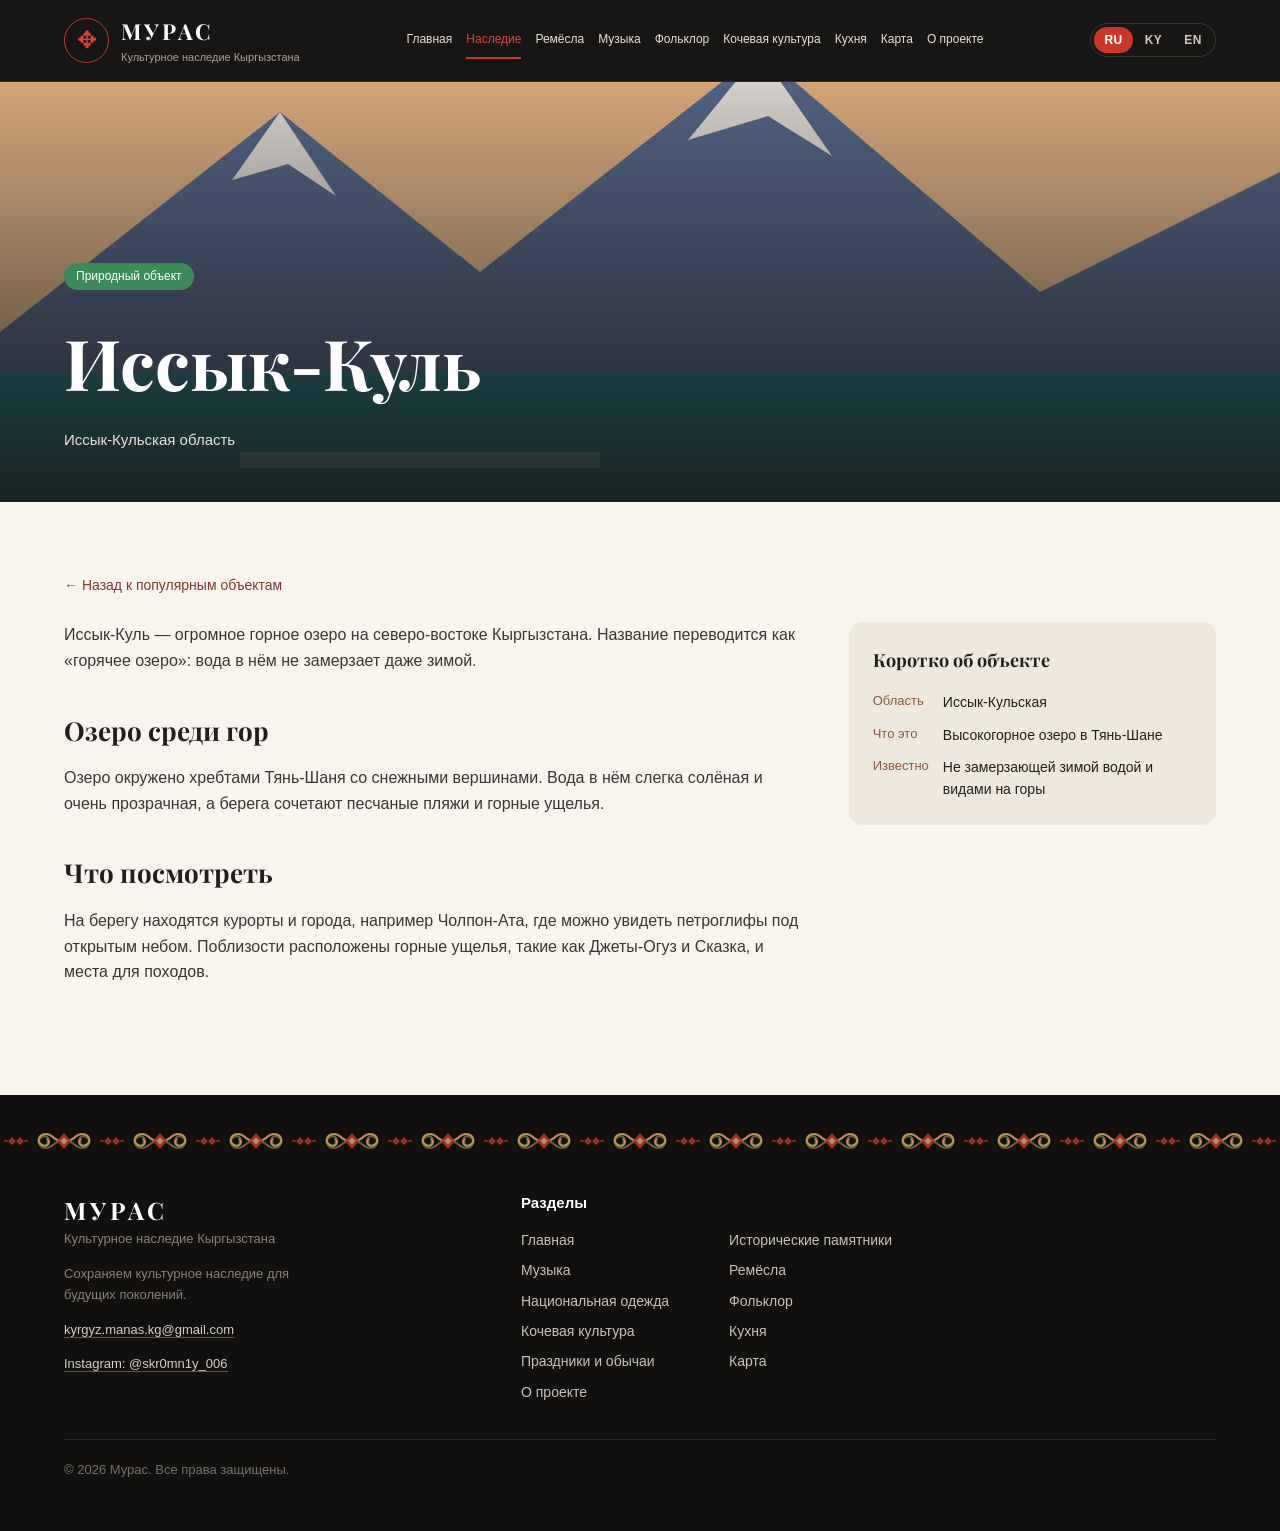
<file: muras-site/issykkul.html>
<!DOCTYPE html>
<html lang="ru">

<head>
    <meta charset="UTF-8">
    <meta name="viewport" content="width=device-width, initial-scale=1.0">
    <meta name="description" content="Иссык-Куль — одно из крупнейших горных озёр мира, жемчужина Кыргызстана.">
    <title>Иссык-Куль — Мурас</title>
    <link rel="preconnect" href="https://fonts.googleapis.com">
    <link href="https://fonts.googleapis.com/css2?family=Marck+Script&family=Playfair+Display:wght@600;700&display=swap" rel="stylesheet">
    <link rel="icon" type="image/svg+xml" href="images/favicon.svg">
    <meta name="theme-color" content="#211f1c">
    <link rel="stylesheet" href="style.css">
</head>

<body>

    <header>
        <div class="container">
            <div class="logo">
                <span class="logo-symbol">✥</span>
                <div>
                    <h2>МУРАС</h2>
                    <p>Культурное наследие Кыргызстана</p>
                </div>
            </div>

            <button class="nav-toggle" type="button" aria-label="Открыть меню" aria-expanded="false" aria-controls="siteNav"><span></span><span></span><span></span></button>

            <nav id="siteNav">
                <a href="index.html">Главная</a>
                <a href="index.html#categories" class="active">Наследие</a>
                <a href="crafts.html">Ремёсла</a>
                <a href="music.html">Музыка</a>
                <a href="folklore.html">Фольклор</a>
                <a href="nomads.html">Кочевая культура</a>
                <a href="kitchen.html">Кухня</a>
                <a href="index.html#map">Карта</a>
                <a href="about.html">О проекте</a>
            </nav>
        </div>
    </header>

    <main>

        <section class="object-hero" style="background-image: url(images/obj-issykkul.svg)">
            <div class="container object-hero-content">
                <span class="object-tag t-green">Природный объект</span>
                <h1>Иссык-Куль</h1>
                <p class="object-region">Иссык-Кульская область</p>
            </div>
        </section>

        <section class="object-page container">
            <a class="object-back" href="index.html#popular">← Назад к популярным объектам</a>

            <div class="object-layout">
                <div class="object-text">
                    <p>
                        Иссык-Куль — огромное горное озеро на северо-востоке
                        Кыргызстана. Название переводится как «горячее озеро»:
                        вода в нём не замерзает даже зимой.
                    </p>

                    <h2>Озеро среди гор</h2>
                    <p>
                        Озеро окружено хребтами Тянь-Шаня со снежными вершинами.
                        Вода в нём слегка солёная и очень прозрачная,
                        а берега сочетают песчаные пляжи и горные ущелья.
                    </p>

                    <h2>Что посмотреть</h2>
                    <p>
                        На берегу находятся курорты и города, например
                        Чолпон-Ата, где можно увидеть петроглифы под открытым
                        небом. Поблизости расположены горные ущелья,
                        такие как Джеты-Огуз и Сказка, и места для походов.
                    </p>
                </div>

                <aside class="object-facts">
                    <h3>Коротко об объекте</h3>
                    <dl>
                        <dt>Область</dt>
                        <dd>Иссык-Кульская</dd>
                        <dt>Что это</dt>
                        <dd>Высокогорное озеро в Тянь-Шане</dd>
                        <dt>Известно</dt>
                        <dd>Не замерзающей зимой водой и видами на горы</dd>
                    </dl>
                </aside>
            </div>
        </section>

    </main>

    <footer>
        <div class="container footer-grid">
            <div class="footer-logo">
                <h2>МУРАС</h2>
                <p>Культурное наследие Кыргызстана</p>
                <p class="footer-note">Сохраняем культурное наследие для будущих поколений.</p>
                <p class="footer-note"><a class="footer-mail" href="mailto:kyrgyz.manas.kg@gmail.com">kyrgyz.manas.kg@gmail.com</a></p>
                <p class="footer-note"><a class="footer-mail" href="https://www.instagram.com/skr0mn1y_006" target="_blank" rel="noopener">Instagram: @skr0mn1y_006</a></p>
            </div>
            <div class="footer-links">
                <h4>Разделы</h4>
                <div class="footer-cols">
                    <a href="index.html">Главная</a>
                    <a href="monuments.html">Исторические памятники</a>
                    <a href="music.html">Музыка</a>
                    <a href="crafts.html">Ремёсла</a>
                    <a href="clothing.html">Национальная одежда</a>
                    <a href="folklore.html">Фольклор</a>
                    <a href="nomads.html">Кочевая культура</a>
                    <a href="kitchen.html">Кухня</a>
                    <a href="holidays.html">Праздники и обычаи</a>
                    <a href="index.html#map">Карта</a>
                    <a href="about.html">О проекте</a>
                </div>
            </div>
        </div>
        <div class="container footer-bottom">
            <p class="copyright">© 2026 Мурас. Все права защищены.</p>
        </div>
    </footer>

    <script src="script.js"></script>
    <script src="lang.js"></script>

</body>

</html>
</file>
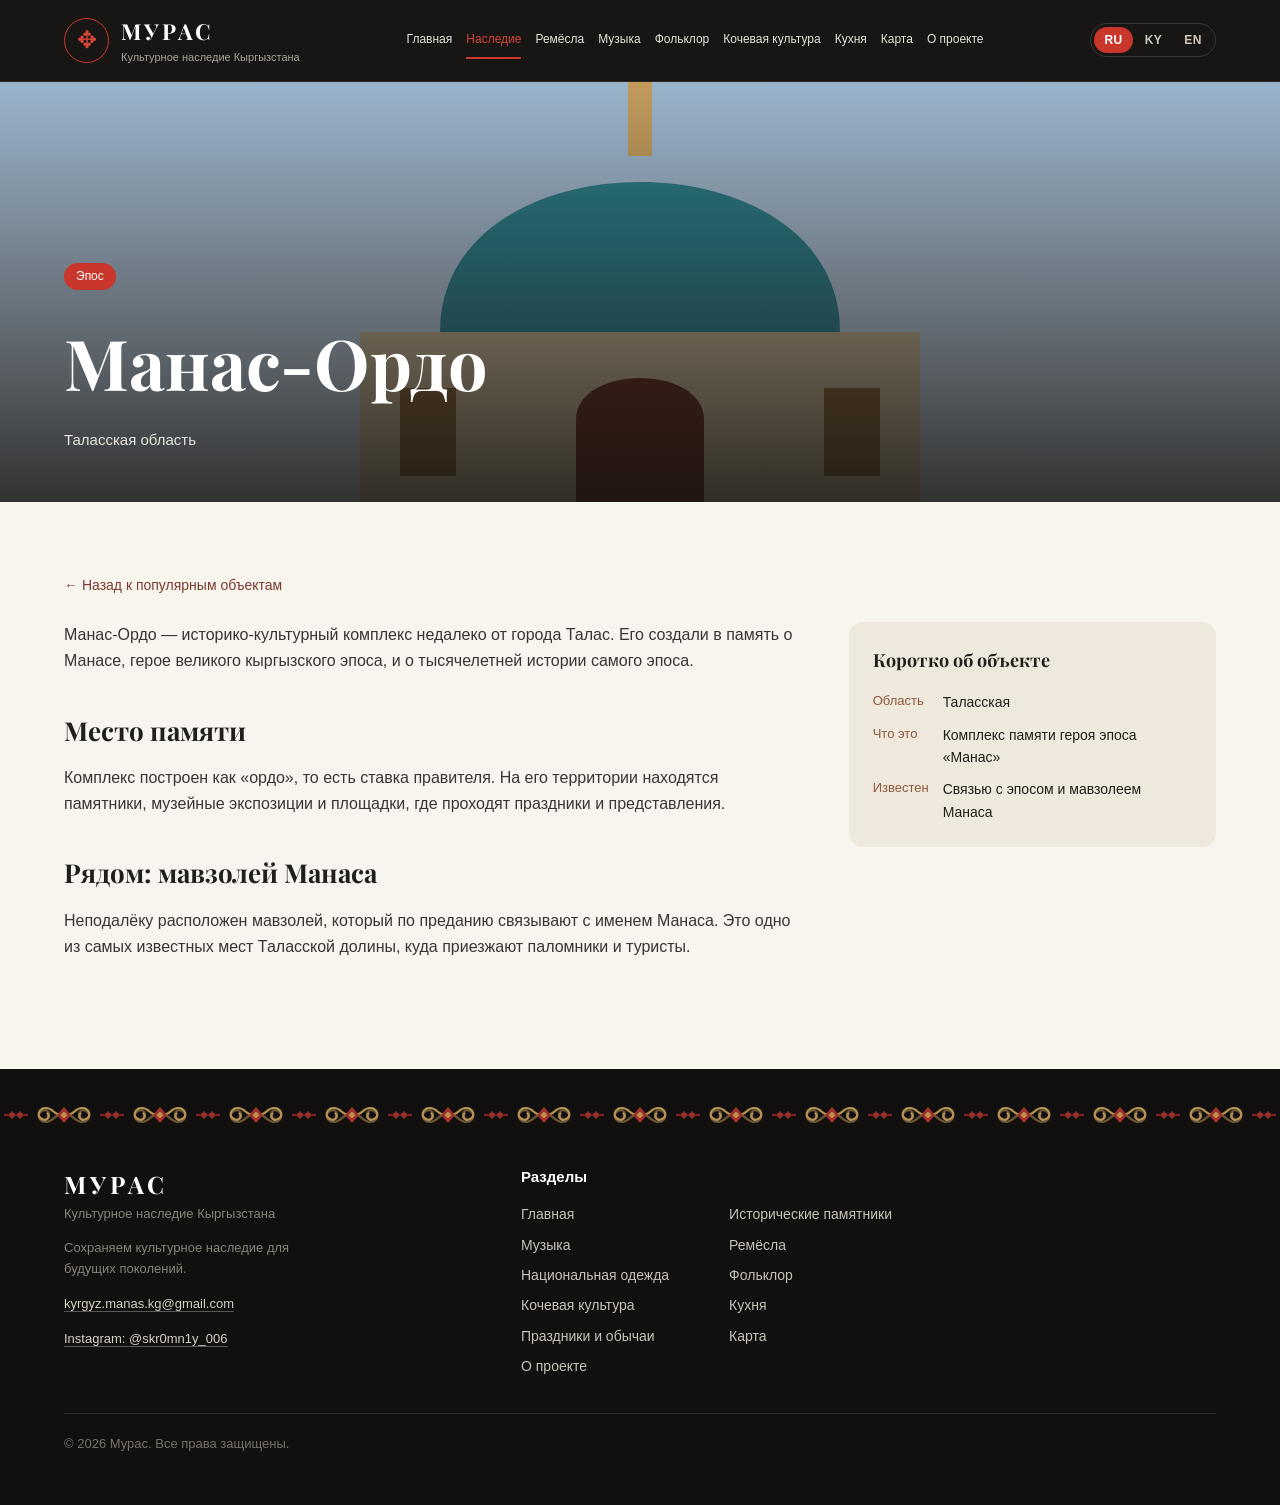
<file: muras-site/manas-ordo.html>
<!DOCTYPE html>
<html lang="ru">

<head>
    <meta charset="UTF-8">
    <meta name="viewport" content="width=device-width, initial-scale=1.0">
    <meta name="description" content="Манас-Ордо — историко-культурный комплекс в Таласской области, посвящённый герою эпоса «Манас».">
    <title>Манас-Ордо — Мурас</title>
    <link rel="preconnect" href="https://fonts.googleapis.com">
    <link href="https://fonts.googleapis.com/css2?family=Marck+Script&family=Playfair+Display:wght@600;700&display=swap" rel="stylesheet">
    <link rel="icon" type="image/svg+xml" href="images/favicon.svg">
    <meta name="theme-color" content="#211f1c">
    <link rel="stylesheet" href="style.css">
</head>

<body>

    <header>
        <div class="container">
            <div class="logo">
                <span class="logo-symbol">✥</span>
                <div>
                    <h2>МУРАС</h2>
                    <p>Культурное наследие Кыргызстана</p>
                </div>
            </div>

            <button class="nav-toggle" type="button" aria-label="Открыть меню" aria-expanded="false" aria-controls="siteNav"><span></span><span></span><span></span></button>

            <nav id="siteNav">
                <a href="index.html">Главная</a>
                <a href="index.html#categories" class="active">Наследие</a>
                <a href="crafts.html">Ремёсла</a>
                <a href="music.html">Музыка</a>
                <a href="folklore.html">Фольклор</a>
                <a href="nomads.html">Кочевая культура</a>
                <a href="kitchen.html">Кухня</a>
                <a href="index.html#map">Карта</a>
                <a href="about.html">О проекте</a>
            </nav>
        </div>
    </header>

    <main>

        <section class="object-hero" style="background-image: url(images/obj-manas.svg)">
            <div class="container object-hero-content">
                <span class="object-tag t-red">Эпос</span>
                <h1>Манас-Ордо</h1>
                <p class="object-region">Таласская область</p>
            </div>
        </section>

        <section class="object-page container">
            <a class="object-back" href="index.html#popular">← Назад к популярным объектам</a>

            <div class="object-layout">
                <div class="object-text">
                    <p>
                        Манас-Ордо — историко-культурный комплекс недалеко
                        от города Талас. Его создали в память о Манасе,
                        герое великого кыргызского эпоса, и о тысячелетней
                        истории самого эпоса.
                    </p>

                    <h2>Место памяти</h2>
                    <p>
                        Комплекс построен как «ордо», то есть ставка правителя.
                        На его территории находятся памятники, музейные
                        экспозиции и площадки, где проходят праздники
                        и представления.
                    </p>

                    <h2>Рядом: мавзолей Манаса</h2>
                    <p>
                        Неподалёку расположен мавзолей, который по преданию
                        связывают с именем Манаса. Это одно из самых известных
                        мест Таласской долины, куда приезжают паломники
                        и туристы.
                    </p>
                </div>

                <aside class="object-facts">
                    <h3>Коротко об объекте</h3>
                    <dl>
                        <dt>Область</dt>
                        <dd>Таласская</dd>
                        <dt>Что это</dt>
                        <dd>Комплекс памяти героя эпоса «Манас»</dd>
                        <dt>Известен</dt>
                        <dd>Связью с эпосом и мавзолеем Манаса</dd>
                    </dl>
                </aside>
            </div>
        </section>

    </main>

    <footer>
        <div class="container footer-grid">
            <div class="footer-logo">
                <h2>МУРАС</h2>
                <p>Культурное наследие Кыргызстана</p>
                <p class="footer-note">Сохраняем культурное наследие для будущих поколений.</p>
                <p class="footer-note"><a class="footer-mail" href="mailto:kyrgyz.manas.kg@gmail.com">kyrgyz.manas.kg@gmail.com</a></p>
                <p class="footer-note"><a class="footer-mail" href="https://www.instagram.com/skr0mn1y_006" target="_blank" rel="noopener">Instagram: @skr0mn1y_006</a></p>
            </div>
            <div class="footer-links">
                <h4>Разделы</h4>
                <div class="footer-cols">
                    <a href="index.html">Главная</a>
                    <a href="monuments.html">Исторические памятники</a>
                    <a href="music.html">Музыка</a>
                    <a href="crafts.html">Ремёсла</a>
                    <a href="clothing.html">Национальная одежда</a>
                    <a href="folklore.html">Фольклор</a>
                    <a href="nomads.html">Кочевая культура</a>
                    <a href="kitchen.html">Кухня</a>
                    <a href="holidays.html">Праздники и обычаи</a>
                    <a href="index.html#map">Карта</a>
                    <a href="about.html">О проекте</a>
                </div>
            </div>
        </div>
        <div class="container footer-bottom">
            <p class="copyright">© 2026 Мурас. Все права защищены.</p>
        </div>
    </footer>

    <script src="script.js"></script>
    <script src="lang.js"></script>

</body>

</html>
</file>
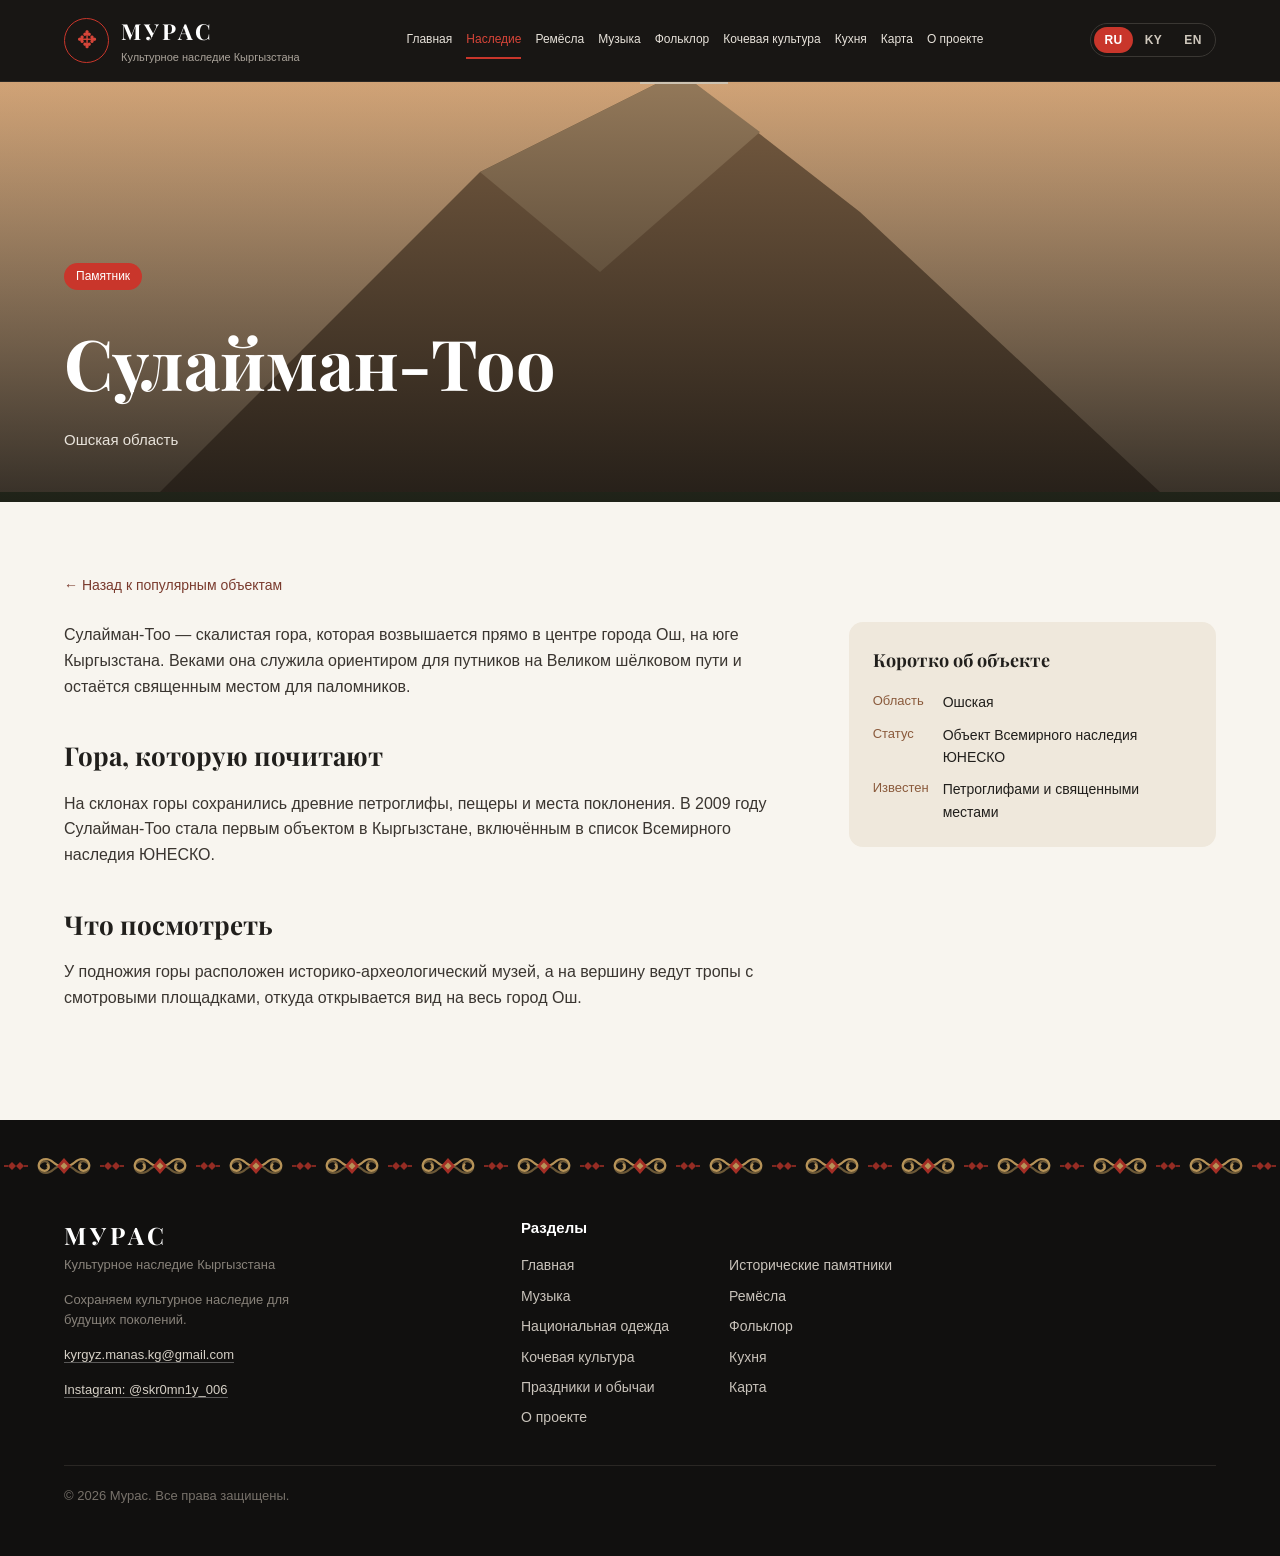
<file: muras-site/sulaiman.html>
<!DOCTYPE html>
<html lang="ru">

<head>
    <meta charset="UTF-8">
    <meta name="viewport" content="width=device-width, initial-scale=1.0">
    <meta name="description" content="Сулайман-Тоо — священная гора в Оше, объект Всемирного наследия ЮНЕСКО с древними петроглифами.">
    <title>Сулайман-Тоо — Мурас</title>
    <link rel="preconnect" href="https://fonts.googleapis.com">
    <link href="https://fonts.googleapis.com/css2?family=Marck+Script&family=Playfair+Display:wght@600;700&display=swap" rel="stylesheet">
    <link rel="icon" type="image/svg+xml" href="images/favicon.svg">
    <meta name="theme-color" content="#211f1c">
    <link rel="stylesheet" href="style.css">
</head>

<body>

    <header>
        <div class="container">
            <div class="logo">
                <span class="logo-symbol">✥</span>
                <div>
                    <h2>МУРАС</h2>
                    <p>Культурное наследие Кыргызстана</p>
                </div>
            </div>

            <button class="nav-toggle" type="button" aria-label="Открыть меню" aria-expanded="false" aria-controls="siteNav"><span></span><span></span><span></span></button>

            <nav id="siteNav">
                <a href="index.html">Главная</a>
                <a href="index.html#categories" class="active">Наследие</a>
                <a href="crafts.html">Ремёсла</a>
                <a href="music.html">Музыка</a>
                <a href="folklore.html">Фольклор</a>
                <a href="nomads.html">Кочевая культура</a>
                <a href="kitchen.html">Кухня</a>
                <a href="index.html#map">Карта</a>
                <a href="about.html">О проекте</a>
            </nav>
        </div>
    </header>

    <main>

        <section class="object-hero" style="background-image: url(images/obj-sulaiman.svg)">
            <div class="container object-hero-content">
                <span class="object-tag t-red">Памятник</span>
                <h1>Сулайман-Тоо</h1>
                <p class="object-region">Ошская область</p>
            </div>
        </section>

        <section class="object-page container">
            <a class="object-back" href="index.html#popular">← Назад к популярным объектам</a>

            <div class="object-layout">
                <div class="object-text">
                    <p>
                        Сулайман-Тоо — скалистая гора, которая возвышается прямо
                        в центре города Ош, на юге Кыргызстана. Веками она служила
                        ориентиром для путников на Великом шёлковом пути
                        и остаётся священным местом для паломников.
                    </p>

                    <h2>Гора, которую почитают</h2>
                    <p>
                        На склонах горы сохранились древние петроглифы, пещеры
                        и места поклонения. В 2009 году Сулайман-Тоо стала первым
                        объектом в Кыргызстане, включённым в список Всемирного
                        наследия ЮНЕСКО.
                    </p>

                    <h2>Что посмотреть</h2>
                    <p>
                        У подножия горы расположен историко-археологический музей,
                        а на вершину ведут тропы с смотровыми площадками, откуда
                        открывается вид на весь город Ош.
                    </p>
                </div>

                <aside class="object-facts">
                    <h3>Коротко об объекте</h3>
                    <dl>
                        <dt>Область</dt>
                        <dd>Ошская</dd>
                        <dt>Статус</dt>
                        <dd>Объект Всемирного наследия ЮНЕСКО</dd>
                        <dt>Известен</dt>
                        <dd>Петроглифами и священными местами</dd>
                    </dl>
                </aside>
            </div>
        </section>

    </main>

    <footer>
        <div class="container footer-grid">
            <div class="footer-logo">
                <h2>МУРАС</h2>
                <p>Культурное наследие Кыргызстана</p>
                <p class="footer-note">Сохраняем культурное наследие для будущих поколений.</p>
                <p class="footer-note"><a class="footer-mail" href="mailto:kyrgyz.manas.kg@gmail.com">kyrgyz.manas.kg@gmail.com</a></p>
                <p class="footer-note"><a class="footer-mail" href="https://www.instagram.com/skr0mn1y_006" target="_blank" rel="noopener">Instagram: @skr0mn1y_006</a></p>
            </div>
            <div class="footer-links">
                <h4>Разделы</h4>
                <div class="footer-cols">
                    <a href="index.html">Главная</a>
                    <a href="monuments.html">Исторические памятники</a>
                    <a href="music.html">Музыка</a>
                    <a href="crafts.html">Ремёсла</a>
                    <a href="clothing.html">Национальная одежда</a>
                    <a href="folklore.html">Фольклор</a>
                    <a href="nomads.html">Кочевая культура</a>
                    <a href="kitchen.html">Кухня</a>
                    <a href="holidays.html">Праздники и обычаи</a>
                    <a href="index.html#map">Карта</a>
                    <a href="about.html">О проекте</a>
                </div>
            </div>
        </div>
        <div class="container footer-bottom">
            <p class="copyright">© 2026 Мурас. Все права защищены.</p>
        </div>
    </footer>

    <script src="script.js"></script>
    <script src="lang.js"></script>

</body>

</html>
</file>
<file: muras-site/style.css>
/* =========================
   ОСНОВНЫЕ НАСТРОЙКИ
========================= */

* {
    margin: 0;
    padding: 0;
    box-sizing: border-box;
}

html {
    scroll-behavior: smooth;
}

body {
    font-family: Arial, Helvetica, sans-serif;
    background: #f8f5ef;
    color: #211f1c;
    line-height: 1.6;
}

.container {
    width: 90%;
    max-width: 1200px;
    margin: 0 auto;
}


/* =========================
   ШАПКА
========================= */

header {
    background: #171614;
    color: white;
    padding: 20px 0;
}

header .container {
    display: flex;
    align-items: center;
    justify-content: space-between;
    gap: 30px;
}

.logo {
    display: flex;
    align-items: center;
    gap: 12px;
    min-width: 230px;
}

.logo-symbol {
    width: 45px;
    height: 45px;
    border: 1px solid #c9362b;
    border-radius: 50%;
    display: flex;
    align-items: center;
    justify-content: center;
    color: #d64539;
    font-size: 24px;
}

.logo h2 {
    font-size: 22px;
    letter-spacing: 3px;
}

.logo p {
    color: #aaa39a;
    font-size: 11px;
}


/* =========================
   НАВИГАЦИЯ
========================= */

nav {
    display: flex;
    align-items: center;
    gap: 22px;
    flex-wrap: wrap;
    justify-content: flex-end;
}

nav a {
    color: #e7e2da;
    text-decoration: none;
    font-size: 13px;
    transition: 0.3s;
}

nav a:hover {
    color: #d64539;
}


/* =========================
   ГЛАВНЫЙ ЭКРАН
========================= */

.hero {
    min-height: 650px;

    background:
        linear-gradient(
            rgba(20, 18, 16, 0.55),
            rgba(20, 18, 16, 0.65)
        ),
        url(images/hero.svg);

    background-size: cover;
    background-position: center;
    background-color: #211f1c;

    display: flex;
    align-items: center;

    color: white;
}

.hero-content {
    width: 90%;
    max-width: 1200px;
    margin: 0 auto;
}

.hero-label {
    color: #e05a4f;
    font-size: 14px;
    letter-spacing: 3px;
    margin-bottom: 15px;
    font-weight: bold;
}

.hero h1 {
    font-size: clamp(70px, 12vw, 150px);
    line-height: 0.9;
    letter-spacing: 8px;
    margin-bottom: 25px;
}

.hero h2 {
    font-size: clamp(25px, 4vw, 48px);
    font-weight: 400;
    margin-bottom: 25px;
}

.hero-text {
    max-width: 600px;
    color: #e9e4dc;
    font-size: 17px;
    margin-bottom: 35px;
}

.hero button {
    border: none;
    background: #c9362b;
    color: white;
    padding: 16px 28px;
    font-size: 15px;
    cursor: pointer;
    transition: 0.3s;
}

.hero button:hover {
    background: #a92b23;
    transform: translateY(-2px);
}


/* =========================
   КАТЕГОРИИ
========================= */

.categories {
    padding-top: 100px;
    padding-bottom: 100px;
}

.section-title {
    max-width: 700px;
    margin-bottom: 50px;
}

.section-label {
    color: #c9362b;
    font-size: 13px;
    letter-spacing: 3px;
    font-weight: bold;
    margin-bottom: 10px;
}

.section-title h2,
.about h2 {
    font-family: Georgia, serif;
    font-size: clamp(35px, 5vw, 55px);
    line-height: 1.1;
    margin-bottom: 18px;
}

.section-title p {
    color: #716b63;
}


/* =========================
   КАРТОЧКИ
========================= */

.category-grid {
    display: grid;
    grid-template-columns: repeat(4, 1fr);
    gap: 20px;
}

.category-card {
    background: white;
    border: 1px solid #e8e1d7;
    padding: 30px 25px;
    min-height: 210px;
    transition: 0.3s;
}

.category-card:hover {
    transform: translateY(-7px);
    box-shadow: 0 15px 35px rgba(0, 0, 0, 0.08);
    border-color: #c9362b;
}

.category-icon {
    font-size: 40px;
    margin-bottom: 20px;
}

.category-card h3 {
    font-family: Georgia, serif;
    font-size: 20px;
    margin-bottom: 10px;
}

.category-card p {
    color: #777067;
    font-size: 14px;
}


/* =========================
   БЛОК О КУЛЬТУРЕ
========================= */

.about {
    background: #211f1c;
    color: white;
    padding: 100px 0;
}

.about .container {
    max-width: 900px;
}

.about h2 {
    margin-bottom: 25px;
}

.about p:last-child {
    color: #c8c2ba;
    font-size: 18px;
    max-width: 750px;
}


/* =========================
   FOOTER
========================= */

footer {
    background: #11100f;
    color: white;
    padding: 50px 0;
}

footer .container {
    display: flex;
    justify-content: space-between;
    align-items: center;
    gap: 30px;
}

.footer-logo h2 {
    letter-spacing: 4px;
}

.footer-logo p {
    color: #88827a;
    font-size: 13px;
}

.copyright {
    color: #77716a;
    font-size: 13px;
}


/* =========================
   АДАПТАЦИЯ ДЛЯ ПЛАНШЕТА
========================= */

@media (max-width: 1000px) {

    header .container {
        flex-direction: column;
        align-items: flex-start;
    }

    nav {
        justify-content: flex-start;
    }

    .category-grid {
        grid-template-columns: repeat(2, 1fr);
    }

}


/* =========================
   АДАПТАЦИЯ ДЛЯ ТЕЛЕФОНА
========================= */

@media (max-width: 600px) {

    .container {
        width: 92%;
    }

    nav {
        gap: 12px;
    }

    nav a {
        font-size: 12px;
    }

    .hero {
        min-height: 580px;
    }

    .hero h1 {
        font-size: 70px;
        letter-spacing: 4px;
    }

    .hero h2 {
        font-size: 28px;
    }

    .hero-text {
        font-size: 15px;
    }

    .category-grid {
        grid-template-columns: 1fr;
    }

    footer .container {
        flex-direction: column;
        align-items: flex-start;
    }

}


/* =========================
   АНИМАЦИЯ КАРТОЧЕК И ПОИСК
========================= */

.category-card {
    cursor: pointer;
    opacity: 0;
    transform: translateY(20px);
    transition: opacity 0.6s ease, transform 0.6s ease,
                box-shadow 0.3s, border-color 0.3s;
}

.category-card.show {
    opacity: 1;
    transform: none;
}

.category-card.show:hover {
    transform: translateY(-7px);
}

.search-box {
    max-width: 600px;
    margin: 0 0 40px;
    display: flex;
    flex-wrap: wrap;
    gap: 10px;
}

.search-box input {
    flex: 1;
    min-width: 220px;
    padding: 16px 20px;
    border: 1px solid #d8cbb5;
    border-radius: 10px;
    font-size: 16px;
    outline: none;
    background: #fff;
    color: #222;
}

.search-box input:focus {
    border-color: #c9362b;
    box-shadow: 0 0 8px rgba(201, 54, 43, 0.2);
}

.search-box button {
    border: 1px solid #c9362b;
    background: transparent;
    color: #c9362b;
    padding: 0 20px;
    border-radius: 10px;
    cursor: pointer;
    transition: 0.3s;
}

.search-box button:hover {
    background: #c9362b;
    color: white;
}

#noResults {
    flex-basis: 100%;
    color: #716b63;
}


/* =========================
   ВНУТРЕННИЕ СТРАНИЦЫ
========================= */

nav a.active {
    color: #d64539;
}

.page-hero {
    background: #211f1c;
    color: white;
    padding: 90px 0 80px;
}

.page-hero h1 {
    font-family: Georgia, serif;
    font-size: clamp(48px, 8vw, 90px);
    line-height: 1;
    margin-bottom: 22px;
}

.page-hero .lead {
    max-width: 650px;
    color: #c8c2ba;
    font-size: 18px;
}

.info-section {
    padding: 90px 0;
}

.info-grid {
    display: grid;
    grid-template-columns: repeat(2, 1fr);
    gap: 20px;
}

.info-card {
    background: white;
    border: 1px solid #e8e1d7;
    padding: 30px 28px;
}

.info-card h3 {
    font-family: Georgia, serif;
    font-size: 24px;
    margin-bottom: 4px;
}

.info-card .kind {
    color: #c9362b;
    font-size: 13px;
    margin-bottom: 14px;
}

.info-card p:last-child {
    color: #5f5951;
}

@media (max-width: 600px) {
    .info-grid {
        grid-template-columns: 1fr;
    }

    .page-hero {
        padding: 60px 0;
    }
}


/* =========================
   ДИЗАЙН V2: ШАПКА, HERO, КАТЕГОРИИ
========================= */

.logo h2, .hero h1, .section-title h2, .about h2,
.page-hero h1, .info-card h3, .footer-logo h2 {
    font-family: 'Playfair Display', Georgia, serif;
}

header {
    background: linear-gradient(#1b1917, #141311);
    padding: 14px 0;
    border-bottom: 1px solid #2a2724;
}

nav a {
    padding: 8px 0;
    border-bottom: 2px solid transparent;
}

nav a.active {
    border-bottom-color: #c9362b;
}

.hero {
    position: relative;
    min-height: 620px;
    background-color: #211f1c;
    text-shadow: 0 2px 14px rgba(0, 0, 0, 0.45);
}

.hero-welcome {
    font-size: 13px;
    letter-spacing: 2px;
    text-transform: uppercase;
    margin-bottom: 12px;
}

.hero h1 {
    font-size: clamp(64px, 10vw, 120px);
    letter-spacing: 2px;
    margin-bottom: 14px;
}

.hero h2 {
    font-family: Arial, Helvetica, sans-serif;
    font-size: clamp(20px, 2.6vw, 30px);
    margin-bottom: 20px;
}

.hero-text {
    font-size: 16px;
    margin-bottom: 30px;
}

.hero button {
    border-radius: 999px;
    padding: 15px 30px;
    text-shadow: none;
}

.hero-slogan {
    position: absolute;
    right: 6%;
    bottom: 12%;
    font-family: 'Marck Script', cursive;
    font-size: clamp(20px, 2.6vw, 32px);
    line-height: 1.25;
    text-align: right;
    transform: rotate(-6deg);
}

.categories {
    padding-top: 70px;
    padding-bottom: 80px;
}

.section-title h2 {
    font-size: clamp(30px, 4vw, 40px);
    margin-bottom: 10px;
}

.category-grid {
    grid-template-columns: repeat(8, 1fr);
    gap: 14px;
}

.category-card {
    padding: 0;
    min-height: 0;
    overflow: hidden;
    border-radius: 14px;
    background: #efe8dc;
    display: flex;
    flex-direction: column;
}

.category-media {
    position: relative;
    height: 125px;
    display: flex;
    align-items: center;
    justify-content: center;
    font-size: 42px;
    background: linear-gradient(135deg, #7a3b2e, #c9362b 140%);
}

.category-media img {
    position: absolute;
    inset: 0;
    width: 100%;
    height: 100%;
    object-fit: cover;
}

.category-body {
    flex: 1;
    display: flex;
    flex-direction: column;
    justify-content: space-between;
    align-items: center;
    gap: 12px;
    padding: 14px 10px 16px;
    text-align: center;
}

.category-card .category-body h3 {
    font-family: Arial, Helvetica, sans-serif;
    font-size: 14px;
    font-weight: 700;
    margin: 0;
}

.category-desc {
    display: none;
}

.category-arrow {
    width: 30px;
    height: 30px;
    border-radius: 50%;
    background: #7a3b2e;
    color: white;
    display: flex;
    align-items: center;
    justify-content: center;
    font-size: 14px;
}

@media (max-width: 1100px) {
    .category-grid { grid-template-columns: repeat(4, 1fr); }
}

@media (max-width: 600px) {
    .category-grid { grid-template-columns: repeat(2, 1fr); }
    .hero-slogan { display: none; }
}


/* =========================
   ПОПУЛЯРНЫЕ ОБЪЕКТЫ И КАРТА
========================= */

.popular { padding-top: 10px; padding-bottom: 80px; }

.carousel { position: relative; }

.object-track {
    display: flex;
    gap: 20px;
    overflow-x: auto;
    scroll-snap-type: x mandatory;
    scrollbar-width: none;
    padding: 4px 2px 14px;
}

.object-track::-webkit-scrollbar { display: none; }

.object-card {
    flex: 0 0 calc((100% - 60px) / 4);
    scroll-snap-align: start;
    background: white;
    border-radius: 14px;
    overflow: hidden;
    box-shadow: 0 6px 20px rgba(0, 0, 0, 0.07);
    cursor: pointer;
    transition: transform 0.3s;
}

.object-card:hover { transform: translateY(-5px); }

.object-media { position: relative; height: 170px; }

.object-media img { width: 100%; height: 100%; object-fit: cover; display: block; }

.object-tag {
    position: absolute;
    left: 12px;
    bottom: 12px;
    color: white;
    font-size: 12px;
    padding: 4px 12px;
    border-radius: 999px;
}

.t-red { background: #c9362b; }
.t-orange { background: #c46a2b; }
.t-green { background: #3f8a5a; }

.object-body { padding: 16px 18px 20px; }

.object-body h3 { font-family: 'Playfair Display', Georgia, serif; font-size: 20px; margin-bottom: 4px; }

.object-body p { color: #716b63; font-size: 14px; }

.carousel-btn {
    position: absolute;
    top: 38%;
    width: 40px;
    height: 40px;
    border: none;
    border-radius: 50%;
    background: white;
    color: #7a3b2e;
    font-size: 24px;
    line-height: 1;
    cursor: pointer;
    box-shadow: 0 4px 14px rgba(0, 0, 0, 0.18);
    z-index: 2;
}

.carousel-btn.prev { left: -18px; }
.carousel-btn.next { right: -18px; }

.map-section { background: #f0e8da; padding: 80px 0; }

.map-wrap {
    display: grid;
    grid-template-columns: 1fr 1.8fr 0.9fr;
    gap: 30px;
    align-items: center;
}

.map-text h2 {
    font-family: 'Playfair Display', Georgia, serif;
    font-size: clamp(28px, 3.5vw, 38px);
    line-height: 1.15;
    margin-bottom: 16px;
}

.map-text p { color: #5f5951; }

.map { width: 100%; height: auto; }

.map text { font-size: 10px; fill: #4a3b2a; }

.pin circle { fill: #7a3b2e; stroke: white; stroke-width: 1.5; }
.pin.main circle { fill: #c9362b; stroke-width: 2; }

.pin circle { transition: transform 0.2s; transform-box: fill-box; transform-origin: center; }
.pin:hover circle { transform: scale(1.4); }

.quick {
    background: white;
    border-radius: 14px;
    padding: 24px;
    box-shadow: 0 6px 20px rgba(0, 0, 0, 0.07);
}

.quick h3 { font-family: 'Playfair Display', Georgia, serif; font-size: 20px; margin-bottom: 14px; }

.quick a {
    display: block;
    padding: 10px 0;
    color: #211f1c;
    text-decoration: none;
    border-top: 1px solid #eee6d8;
    font-size: 14px;
}

.quick a:hover { color: #c9362b; }

@media (max-width: 1000px) {
    .object-card { flex-basis: calc((100% - 20px) / 2); }
    .map-wrap { grid-template-columns: 1fr; }
    .carousel-btn.prev { left: 4px; }
    .carousel-btn.next { right: 4px; }
}

@media (max-width: 600px) {
    .object-card { flex-basis: 85%; }
}


/* =========================
   ПОЛОСА С ЦИТАТОЙ, НОВОЕ, ПОДВАЛ
========================= */

.strip {
    background:
        linear-gradient(90deg, rgba(20, 18, 16, 0.94), rgba(20, 18, 16, 0.7)),
        url(images/hero.svg) center / cover;
    background-color: #1b1917;
    color: white;
    padding: 70px 0;
}

.strip-wrap {
    display: grid;
    grid-template-columns: 1fr 1.4fr;
    gap: 50px;
    align-items: center;
}

.strip-quote p {
    font-family: 'Playfair Display', Georgia, serif;
    font-size: clamp(24px, 3vw, 34px);
    line-height: 1.3;
}

.stats {
    list-style: none;
    display: grid;
    grid-template-columns: repeat(4, 1fr);
}

.stats li {
    padding: 6px 18px;
    border-left: 1px solid rgba(255, 255, 255, 0.25);
}

.stats strong {
    display: block;
    font-family: 'Playfair Display', Georgia, serif;
    font-size: 48px;
    line-height: 1.1;
    color: #e0b46a;
}

.stats span {
    font-size: 13px;
    color: #d6d0c6;
}

.news { padding-top: 80px; padding-bottom: 80px; }

.news-grid {
    display: grid;
    grid-template-columns: repeat(4, 1fr);
    gap: 20px;
}

.news-card {
    background: white;
    border-radius: 14px;
    overflow: hidden;
    text-decoration: none;
    color: inherit;
    box-shadow: 0 6px 20px rgba(0, 0, 0, 0.07);
    transition: transform 0.3s;
}

.news-card:hover { transform: translateY(-5px); }

.news-media { height: 130px; }

.news-media img { width: 100%; height: 100%; object-fit: cover; display: block; }

.news-body { padding: 16px 18px 20px; }

.news-body h3 {
    font-family: 'Playfair Display', Georgia, serif;
    font-size: 18px;
    line-height: 1.3;
    margin-top: 10px;
}

.news-tag {
    display: inline-block;
    font-size: 12px;
    padding: 3px 12px;
    border-radius: 999px;
}

.n-nomads { background: #dff0e2; color: #2f6a3f; }
.n-kitchen { background: #fdeccc; color: #8a5a10; }
.n-crafts { background: #fde3df; color: #9a2f25; }
.n-folklore { background: #e9dff3; color: #5b3a7a; }

footer .container.footer-grid {
    display: grid;
    grid-template-columns: 1.2fr 2fr;
    gap: 40px;
    align-items: start;
}

.footer-note { color: #88827a; font-size: 13px; margin-top: 14px; max-width: 280px; }

.footer-links h4 { font-size: 15px; margin-bottom: 14px; }

.footer-cols {
    display: grid;
    grid-template-columns: repeat(2, auto);
    justify-content: start;
    gap: 8px 60px;
}

.footer-cols a {
    color: #c8c2ba;
    text-decoration: none;
    font-size: 14px;
}

.footer-cols a:hover { color: #d64539; }

footer .container.footer-bottom {
    display: block;
    margin-top: 36px;
    padding-top: 20px;
    border-top: 1px solid #2a2724;
}

@media (max-width: 1000px) {
    .strip-wrap { grid-template-columns: 1fr; gap: 30px; }
    .news-grid { grid-template-columns: repeat(2, 1fr); }
    footer .container.footer-grid { grid-template-columns: 1fr; }
}

@media (max-width: 600px) {
    .stats { grid-template-columns: repeat(2, 1fr); gap: 20px 0; }
    .news-grid { grid-template-columns: 1fr; }
    .footer-cols { grid-template-columns: 1fr 1fr; gap: 8px 30px; }
}


/* =========================
   СТРАНИЦА ОБЪЕКТА
========================= */

.object-hero {
    position: relative;
    min-height: 420px;
    display: flex;
    align-items: flex-end;
    color: white;
    background-color: #211f1c;
    background-size: cover;
    background-position: center;
}

.object-hero::after {
    content: "";
    position: absolute;
    inset: 0;
    background: linear-gradient(rgba(20, 18, 16, 0.15), rgba(20, 18, 16, 0.85));
}

.object-hero-content {
    position: relative;
    z-index: 1;
    padding: 50px 0;
}

.object-hero .object-tag {
    position: static;
    display: inline-block;
    margin-bottom: 16px;
}

.object-hero h1 {
    font-family: 'Playfair Display', Georgia, serif;
    font-size: clamp(40px, 6vw, 70px);
    margin-bottom: 10px;
}

.object-hero .object-region {
    color: #e9e4dc;
    font-size: 15px;
}

.object-page {
    padding: 70px 0 90px;
}

.object-layout {
    display: grid;
    grid-template-columns: 2fr 1fr;
    gap: 50px;
}

.object-text p {
    margin-bottom: 20px;
    color: #3a3530;
}

.object-text h2 {
    font-family: 'Playfair Display', Georgia, serif;
    font-size: 26px;
    margin: 36px 0 14px;
}

.object-facts {
    background: #efe8dc;
    border-radius: 14px;
    padding: 24px;
    align-self: start;
}

.object-facts h3 {
    font-family: 'Playfair Display', Georgia, serif;
    font-size: 18px;
    margin-bottom: 16px;
}

.object-facts dl {
    display: grid;
    grid-template-columns: auto 1fr;
    gap: 10px 14px;
}

.object-facts dt {
    color: #8a5a3c;
    font-size: 13px;
    white-space: nowrap;
}

.object-facts dd { font-size: 14px; }

.object-back {
    display: inline-block;
    margin-bottom: 26px;
    color: #7a3b2e;
    text-decoration: none;
    font-size: 14px;
}

.object-back:hover { color: #c9362b; }

@media (max-width: 800px) {
    .object-layout { grid-template-columns: 1fr; }
}


/* =========================
   ПАРАЛЛАКС HERO
========================= */

.hero {
    overflow: hidden;
    background: #1b2a4a;
}

.hero-layers {
    position: absolute;
    inset: 0;
    z-index: 0;
}

.hero-sky {
    position: absolute;
    inset: -30% 0 0 0;
    background: linear-gradient(#1b2a4a 0%, #d9805a 60%, #f3c88a 100%);
}

.hero-layer {
    position: absolute;
    inset: 0;
    width: 100%;
    height: 100%;
    object-fit: cover;
    object-position: 70% bottom;
    transform: translate3d(0, var(--py, 0px), 0);
    will-change: transform;
}

.hero-clouds {
    animation: cloudDrift 50s ease-in-out infinite alternate;
}

@keyframes cloudDrift {
    from { translate: -3% 0; }
    to   { translate: 3% 0; }
}

.hero::after {
    content: "";
    position: absolute;
    inset: 0;
    z-index: 1;
    pointer-events: none;
    background: linear-gradient(90deg, rgba(20, 18, 16, 0.65), rgba(20, 18, 16, 0.1) 70%);
}

.hero-content,
.hero-slogan {
    position: relative;
    z-index: 2;
}

.hero-slogan {
    position: absolute;
}

/* Появление текста при загрузке страницы */
.hero-content > * {
    animation: heroIn 0.9s ease both;
}

.hero-content > :nth-child(1) { animation-delay: 0.1s; }
.hero-content > :nth-child(2) { animation-delay: 0.25s; }
.hero-content > :nth-child(3) { animation-delay: 0.4s; }
.hero-content > :nth-child(4) { animation-delay: 0.55s; }
.hero-content > :nth-child(5) { animation-delay: 0.7s; }

@keyframes heroIn {
    from { opacity: 0; transform: translateY(24px); }
    to   { opacity: 1; transform: none; }
}

@media (prefers-reduced-motion: reduce) {
    .hero-layer { transform: none; }
    .hero-clouds { animation: none; }
    .hero-content > * { animation: none; }
}


/* =========================
   ОРНАМЕНТЫ
========================= */

.ornament-band {
    height: 32px;
    background: url(images/ornament-red.svg) repeat-x center;
}

.hero-band {
    position: absolute;
    left: 0;
    right: 0;
    bottom: 0;
    z-index: 3;
    background-image: url(images/ornament-gold.svg);
    opacity: 0.85;
    pointer-events: none;
}

.page-hero {
    position: relative;
}

.page-hero::after {
    content: "";
    position: absolute;
    left: 0;
    right: 0;
    bottom: 0;
    height: 32px;
    background: url(images/ornament-gold.svg) repeat-x center;
    opacity: 0.85;
}

.section-title h2::after {
    content: "";
    display: inline-block;
    width: 72px;
    height: 32px;
    margin-left: 18px;
    vertical-align: middle;
    background: url(images/ornament-title.svg) no-repeat center / contain;
}

footer::before {
    content: "";
    display: block;
    height: 32px;
    margin: -20px 0 34px;
    background: url(images/ornament-gold.svg) repeat-x center;
    opacity: 0.8;
}


/* =========================
   КАРТА: ПОПАП И ПУЛЬС
========================= */

.map-box { position: relative; }

.pin.main { cursor: pointer; outline: none; }

.pin .hit { fill: transparent; stroke: none; }
.pin:hover .hit { transform: none; }

.pin.main .pulse {
    fill: #c9362b;
    stroke: none;
    opacity: 0.45;
    transform-box: fill-box;
    transform-origin: center;
    pointer-events: none;
    animation: pinPulse 2.4s ease-out infinite;
}

@keyframes pinPulse {
    0%   { transform: scale(1);   opacity: 0.45; }
    70%  { transform: scale(3.2); opacity: 0; }
    100% { transform: scale(3.2); opacity: 0; }
}

.pin.main:focus-visible circle:not(.pulse):not(.hit),
.pin.main.active circle:not(.pulse):not(.hit) {
    stroke: #211f1c;
    stroke-width: 3;
}

.map-popup {
    position: absolute;
    z-index: 5;
    width: 230px;
    background: white;
    border-radius: 14px;
    padding: 18px 18px 16px;
    box-shadow: 0 12px 34px rgba(0, 0, 0, 0.22);
    animation: popupIn 0.22s ease both;
}

.map-popup[hidden] { display: none; }

@keyframes popupIn {
    from { opacity: 0; transform: translateY(6px); }
    to   { opacity: 1; transform: none; }
}

.map-popup .object-tag {
    position: static;
    display: inline-block;
    margin-bottom: 10px;
}

.map-popup h3 {
    font-family: 'Playfair Display', Georgia, serif;
    font-size: 20px;
    line-height: 1.2;
}

.mp-region { color: #8a5a3c; font-size: 13px; margin: 2px 0 10px; }

.map-popup p { font-size: 14px; color: #3a3530; }

.map-popup a {
    display: inline-block;
    margin-top: 12px;
    color: #c9362b;
    text-decoration: none;
    font-size: 14px;
    font-weight: bold;
}

.map-popup a:hover { text-decoration: underline; }

.map-popup-close {
    position: absolute;
    top: 8px;
    right: 10px;
    border: none;
    background: none;
    font-size: 22px;
    line-height: 1;
    color: #8a8279;
    cursor: pointer;
}

.map-popup-close:hover { color: #211f1c; }

@media (prefers-reduced-motion: reduce) {
    .pin.main .pulse { animation: none; opacity: 0; }
    .map-popup { animation: none; }
}


/* =========================
   ИСПРАВЛЕНИЯ КАРТЫ
========================= */

/* «Быстрый доступ» — это <nav>, поэтому не должен наследовать меню шапки */
nav.quick {
    display: block;
}

.quick a {
    font-size: 14px;
    transition: color 0.2s;
}

.map text {
    paint-order: stroke;
    stroke: #efe3cf;
    stroke-width: 3px;
    stroke-linejoin: round;
}


/* =========================
   ЗАКРЕПЛЁННАЯ ШАПКА
========================= */

html {
    scroll-padding-top: 64px;
}

header {
    background: #181614;
}

@media (min-width: 1201px) {
    body {
        padding-top: var(--header-h, 82px);
    }

    header {
        position: fixed;
        top: 0;
        left: 0;
        right: 0;
        z-index: 100;
        transition: padding 0.3s ease, background-color 0.3s ease, box-shadow 0.3s ease;
    }

    header .logo-symbol {
        transition: width 0.3s ease, height 0.3s ease, font-size 0.3s ease;
    }

    header .logo p {
        max-height: 20px;
        overflow: hidden;
        transition: max-height 0.3s ease, opacity 0.3s ease;
    }

    header.scrolled {
        padding: 7px 0;
        background-color: rgba(24, 22, 20, 0.86);
        -webkit-backdrop-filter: blur(10px);
        backdrop-filter: blur(10px);
        box-shadow: 0 6px 24px rgba(0, 0, 0, 0.25);
    }

    header.scrolled .logo-symbol {
        width: 34px;
        height: 34px;
        font-size: 18px;
    }

    header.scrolled .logo p {
        max-height: 0;
        opacity: 0;
    }

    header.no-anim,
    header.no-anim * {
        transition: none !important;
    }
}


/* =========================
   МОБИЛЬНОЕ МЕНЮ
========================= */

.nav-toggle {
    display: none;
}

@media (max-width: 1200px) {
    header {
        position: sticky;
        top: 0;
        z-index: 100;
        padding: 10px 0;
    }

    header .container {
        flex-direction: row;
        align-items: center;
        justify-content: space-between;
        gap: 16px;
    }

    .logo {
        min-width: 0;
    }

    .nav-toggle {
        display: flex;
        flex-direction: column;
        justify-content: center;
        gap: 5px;
        width: 44px;
        height: 44px;
        padding: 0 10px;
        border: 1px solid #3a3733;
        border-radius: 10px;
        background: transparent;
        cursor: pointer;
        flex-shrink: 0;
    }

    .nav-toggle span {
        display: block;
        height: 2px;
        border-radius: 2px;
        background: #e7e2da;
        transition: transform 0.25s ease, opacity 0.2s ease;
    }

    header.nav-open .nav-toggle span:nth-child(1) { transform: translateY(7px) rotate(45deg); }
    header.nav-open .nav-toggle span:nth-child(2) { opacity: 0; }
    header.nav-open .nav-toggle span:nth-child(3) { transform: translateY(-7px) rotate(-45deg); }

    header nav {
        display: none;
        position: absolute;
        top: 100%;
        left: 0;
        right: 0;
        flex-direction: column;
        align-items: stretch;
        flex-wrap: nowrap;
        gap: 0;
        padding: 6px 5% 14px;
        max-height: calc(100vh - 70px);
        overflow-y: auto;
        background: #181614;
        border-bottom: 1px solid #2a2724;
        box-shadow: 0 16px 30px rgba(0, 0, 0, 0.35);
    }

    header.nav-open nav {
        display: flex;
    }

    header nav a {
        padding: 14px 4px;
        font-size: 16px;
        border-bottom: 1px solid #2a2724;
    }

    header nav a:last-child {
        border-bottom: none;
    }

    header nav a.active {
        color: #d64539;
    }
}

@media (max-width: 600px) {
    header nav {
        padding: 6px 4% 14px;
    }

    header nav a {
        font-size: 16px;
    }
}

@media (prefers-reduced-motion: reduce) {
    .nav-toggle span { transition: none; }
}


/* =========================
   МЕДИА В КАРТОЧКАХ
========================= */

.info-card {
    overflow: hidden;
}

.info-media {
    margin: -30px -28px 22px;
    aspect-ratio: 5 / 3;
    background: #211f1c;
    overflow: hidden;
}

.info-media img {
    display: block;
    width: 100%;
    height: 100%;
    object-fit: cover;
    transition: transform 0.5s ease;
}

.info-card:hover .info-media img {
    transform: scale(1.04);
}

.info-card > p:not(.kind) {
    color: #5f5951;
}

.info-links {
    display: flex;
    flex-wrap: wrap;
    gap: 10px;
    margin-top: 18px;
}

.info-links a {
    display: inline-block;
    padding: 8px 16px;
    border: 1px solid #c9362b;
    border-radius: 999px;
    color: #c9362b;
    text-decoration: none;
    font-size: 13px;
    transition: background-color 0.2s, color 0.2s;
}

.info-links a:hover {
    background: #c9362b;
    color: white;
}

@media (prefers-reduced-motion: reduce) {
    .info-media img { transition: none; }
}


/* ССЫЛКА «ПОДРОБНЕЕ О ПРОЕКТЕ» */
.about-more { display: inline-block; margin-top: 8px; color: #c9362b; font-weight: 600; text-decoration: none; border-bottom: 1px solid currentColor; }
.about-more:hover { color: #a02a22; }


/* КНОПКА «НАВЕРХ» */
.to-top { position: fixed; right: 20px; bottom: 20px; width: 46px; height: 46px; border: 0; border-radius: 50%; background: #c9362b; color: #fff; font-size: 22px; line-height: 1; cursor: pointer; box-shadow: 0 6px 18px rgba(0,0,0,.3); opacity: 0; visibility: hidden; transform: translateY(10px); transition: opacity .3s, transform .3s, visibility .3s, background .2s; z-index: 50; }
.to-top.visible { opacity: 1; visibility: visible; transform: none; }
.to-top:hover { background: #a02a22; }
@media (prefers-reduced-motion: reduce) { .to-top { transition: none; } }


/* КОНТАКТЫ В ПОДВАЛЕ */
.footer-mail { color: #d6d0c6; text-decoration: none; border-bottom: 1px solid rgba(255,255,255,.3); word-break: break-all; }
.footer-mail:hover { color: #fff; border-color: #fff; }


/* ПЕРЕКЛЮЧАТЕЛЬ ЯЗЫКА */
.lang-switch { display: flex; gap: 2px; padding: 3px; border: 1px solid #3a3733; border-radius: 999px; flex-shrink: 0; }
.lang-switch button { border: 0; background: transparent; color: #cfc8bd; font: 600 12px/1 Arial, sans-serif; letter-spacing: .04em; padding: 7px 10px; border-radius: 999px; cursor: pointer; transition: background .2s, color .2s; }
.lang-switch button:hover { color: #fff; }
.lang-switch button.active { background: #c9362b; color: #fff; }
.lang-switch button:focus-visible { outline: 2px solid #e0b46a; outline-offset: 1px; }

@media (min-width: 1201px) {
    header .container .logo { order: 0; }
    header .container nav { order: 1; }
    header .container .lang-switch { order: 2; }
}

@media (max-width: 1200px) {
    .lang-switch { margin-left: auto; }
}

@media (max-width: 360px) {
    .lang-switch button { padding: 6px 7px; }
}


/* ШАПКА: КОМПАКТНЕЕ НА НЕБОЛЬШИХ КОМПЬЮТЕРАХ (из-за трёх языков) */
@media (min-width: 1201px) {
    header nav { flex-wrap: nowrap; gap: 20px; }
    header nav a { white-space: nowrap; }
}

@media (min-width: 1201px) and (max-width: 1500px) {
    header .container { gap: 16px; }
    header .logo { min-width: 0; }
    header nav { gap: 14px; }
    header nav a { font-size: 12px; }
}

.logo-symbol { flex-shrink: 0; }
</file>
